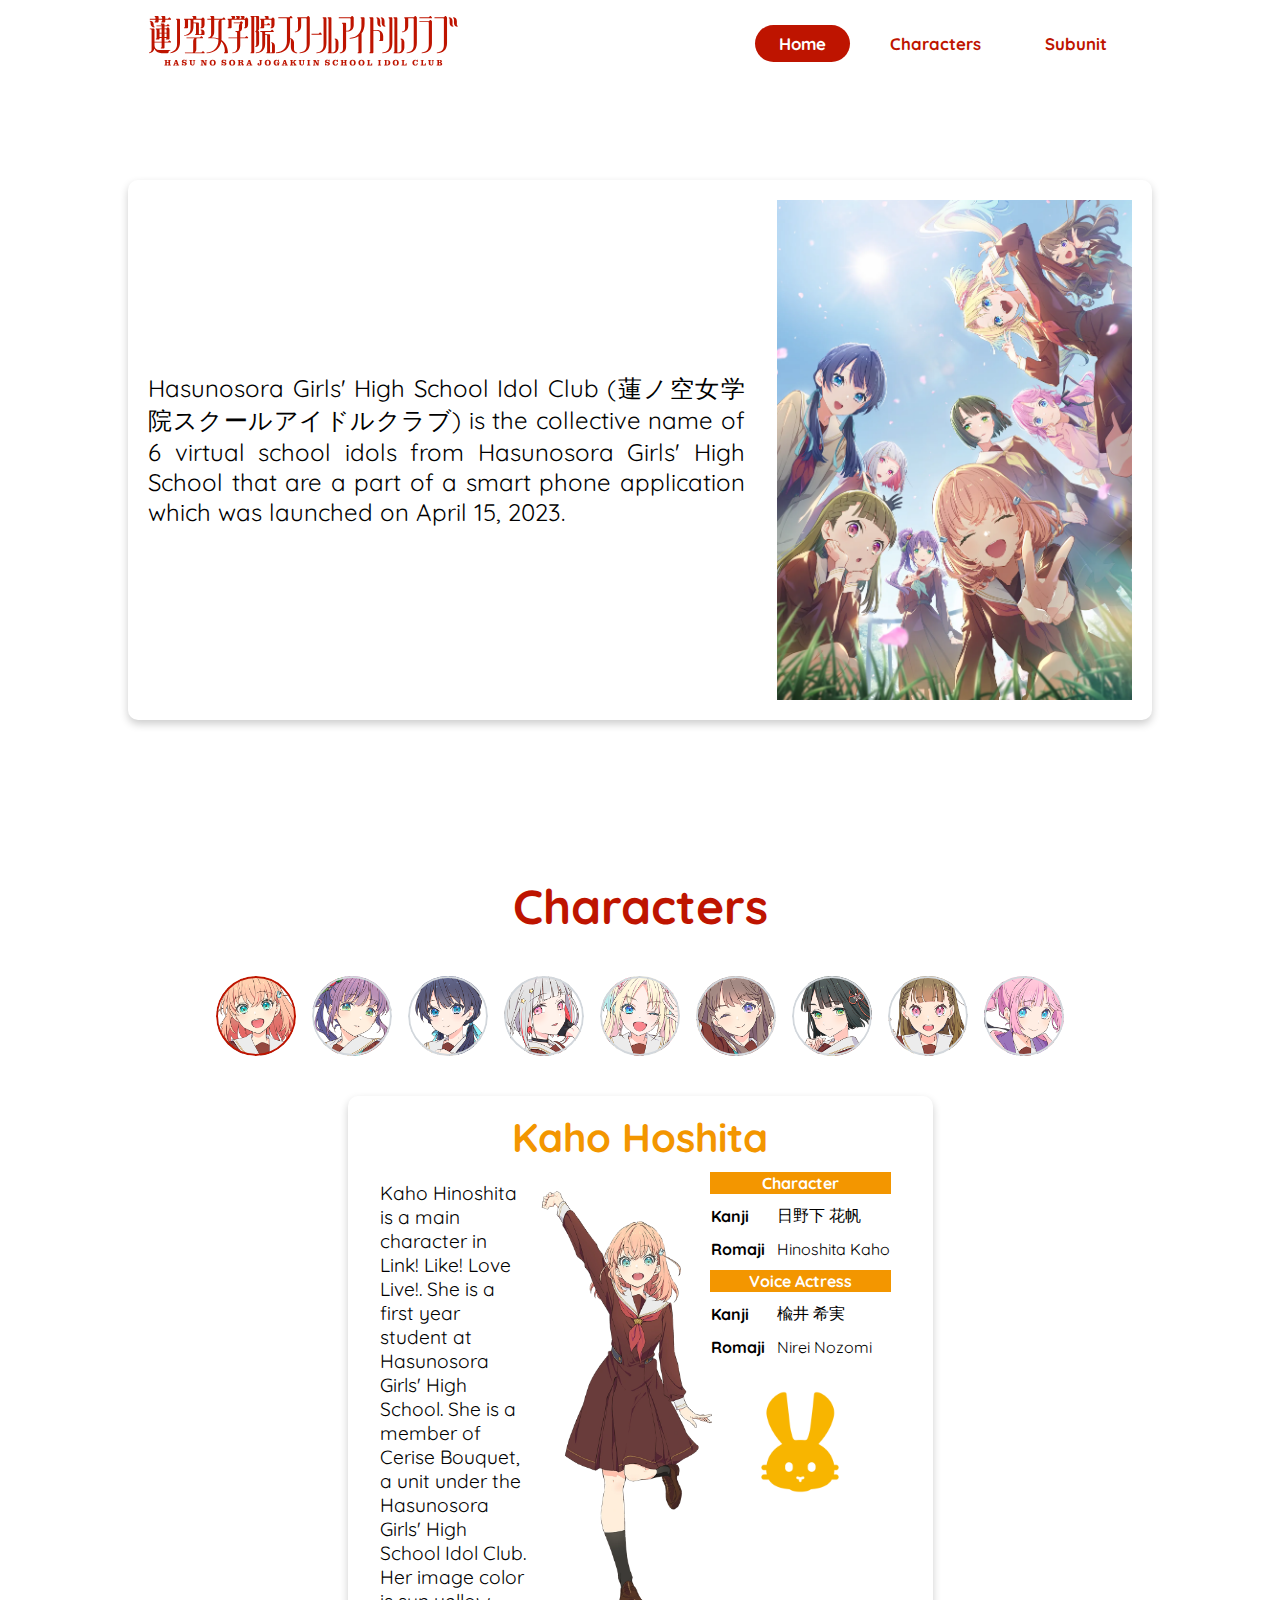
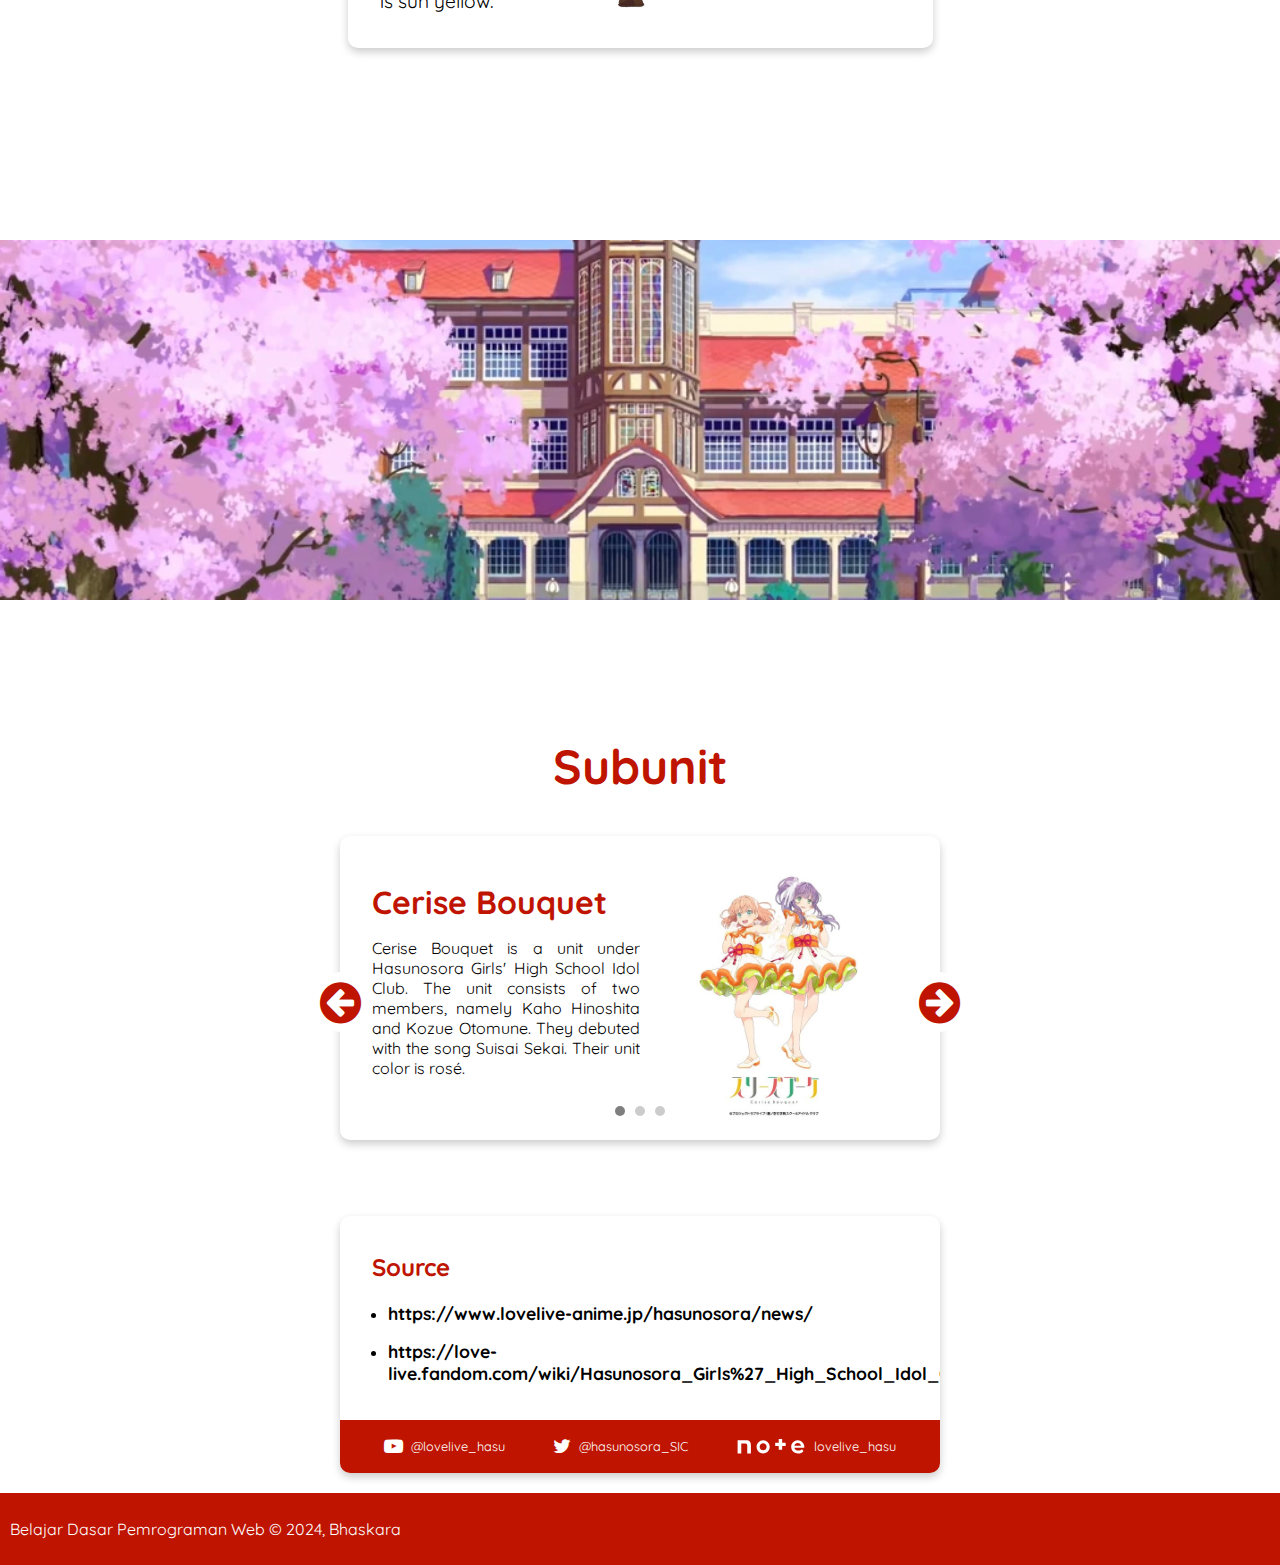
<file: index.html>
<!DOCTYPE html>
<html lang="en">

<head>
    <meta charset="UTF-8">
    <meta name="viewport" content="width=device-width, initial-scale=1.0">
    <title>Love Live</title>

    <!-- My Own CSS -->
    <link rel="stylesheet" href="assets/css/app.css">

    <!-- Google Fonts -->
    <link rel="preconnect" href="https://fonts.googleapis.com">
    <link rel="preconnect" href="https://fonts.gstatic.com" crossorigin>
    <link href="https://fonts.googleapis.com/css2?family=Quicksand:wght@300;700&display=swap" rel="stylesheet">
    <link rel="stylesheet" href="https://cdnjs.cloudflare.com/ajax/libs/font-awesome/4.7.0/css/font-awesome.min.css">
</head>

<body>

    <!-- Navigation Bar -->
    <header class="navbar-container">
        <div class="logo"><img src="assets/img/hd_logo.svg" alt="Hasu no Sora"></div>

        <nav class="nav-list" id="nav-list">
            <ul>
                <li><a href="#" class="active">Home</a></li>
                <li><a href="#characters">Characters</a></li>
                <li><a href="#subunit">Subunit</a></li>
                <!-- <li><a href="#">Source</a></li> -->
            </ul>
        </nav>
        <nav class="nav-list-hamburger" id="hamburger">
            <span></span>
            <span></span>
            <span></span>
        </nav>
    </header>

    <main>
        <div class="content">
            <!-- About -->
            <article id="about" class="card">
                <p>Hasunosora Girls' High School Idol Club (蓮ノ空女学院スクールアイドルクラブ) is the collective name of 6
                    virtual school idols from Hasunosora Girls' High School that are a part of a smart phone
                    application
                    which was launched on April 15, 2023.</p>
                <img src="assets/img/main_kv.webp" alt="Hasu no Sora Key Visual">
            </article>

            <!-- Characters -->
            <div class="container">
                <article id="characters" class="">
                    <div id="character-list">
                        <h2>Characters</h2>
                        <ul>
                            <li class="active" id="list-kaho-hoshita">
                                <img src="assets/img/thumb/01_thumb.png" alt="Kaho Hinoshita">
                            </li>
                            <li id="list-kozue-otomune">
                                <img src="assets/img/thumb/03_thumb.png" alt="Kozue Otomune">
                            </li>
                            <li id="list-sayaka-murano">
                                <img src="assets/img/thumb/02_thumb.png" alt="Kaho Hinoshita">
                            </li>
                            <li id="list-tsuzuri-yugiri"> <img src="assets/img/thumb/04_thumb.png" alt="Kaho Hinoshita">
                            </li>
                            <li id="list-rurino-osawa"> <img src="assets/img/thumb/05_thumb.png" alt="Kaho Hinoshita">
                            </li>
                            <li id="list-megumi-fujishima"> <img src="assets/img/thumb/06_thumb.png"
                                    alt="Kaho Hinoshita">
                            </li>
                            <li id="list-ginko-momose"> <img src="assets/img/thumb/07_thumb.png" alt="Kaho Hinoshita">
                            </li>
                            <li id="list-kosuzu-kachimachi"> <img src="assets/img/thumb/08_thumb.png"
                                    alt="Kaho Hinoshita">
                            </li>
                            <li id="list-hime-anyoji"> <img src="assets/img/thumb/09_thumb.png" alt="Kaho Hinoshita">
                            </li>

                        </ul>
                    </div>

                    <div id="character-card">
                        <!-- Kaho -->
                        <div id="kaho-hoshita" class="card active">
                            <h5 class="title">Kaho Hoshita</h5>

                            <div class="detail-character">
                                <div class="main-content fadeInLeft">
                                    <p>Kaho Hinoshita is a main character in Link! Like! Love Live!. She is a first year
                                        student
                                        at
                                        Hasunosora Girls' High School. She is a member of Cerise Bouquet, a unit under
                                        the
                                        Hasunosora
                                        Girls' High School Idol Club. Her image color is sun yellow.</p>
                                    <img src="assets/img/Kaho_Hinoshita.webp" alt="Kaho Hinoshita">
                                </div>

                                <div class="side-content fadeInRight">
                                    <table>
                                        <tr>
                                            <th colspan="2" class="table-header">
                                                Character</th>
                                        </tr>
                                        <tr>
                                            <th>Kanji</th>
                                            <td>日野下 花帆</td>
                                        </tr>
                                        <tr>
                                            <th>Romaji</th>
                                            <td>
                                                Hinoshita Kaho</td>
                                        </tr>
                                        <tr>
                                            <th colspan="2" class="table-header">
                                                Voice Actress</th>
                                        </tr>
                                        <tr>
                                            <th>Kanji</th>
                                            <td>楡井 希実</td>
                                        </tr>
                                        <tr>
                                            <th>Romaji</th>
                                            <td>Nirei Nozomi</td>
                                        </tr>
                                    </table>

                                    <img src="assets/img/Kaho_Logo.webp" alt="Kaho Logo">
                                </div>
                            </div>

                            <!-- <button>See Detail</button> -->
                        </div>

                        <!-- Kozue -->
                        <div id="kozue-otomune" class="card ">
                            <h5 class="title">Kozue Otomune</h5>
                            <div class="main-content fadeInLeft">
                                <p>Kozue Otomune is a main character in Link! Like! Love Live!. She is a second year
                                    student
                                    at
                                    Hasunosora Girls' High School. She is a member of Cerise Bouquet, a unit under the
                                    Hasunosora Girls' High School Idol Club. Her image color is mermaid green.</p>
                                <img src="assets/img/Kozue_Otomune.webp" alt="Kozue Otomune">
                            </div>

                            <div class="side-content fadeInRight">
                                <table>
                                    <tr>
                                        <th colspan="2" class="table-header">
                                            Character</th>
                                    </tr>
                                    <tr>
                                        <th>Kanji</th>
                                        <td>乙宗 梢</td>
                                    </tr>
                                    <tr>
                                        <th>Romaji</th>
                                        <td>
                                            Otomune Kozue</td>
                                    </tr>
                                    <tr>
                                        <th colspan="2" class="table-header">
                                            Voice Actress</th>
                                    </tr>
                                    <tr>
                                        <th>Kanji</th>
                                        <td>
                                            花宮 初奈</td>
                                    </tr>
                                    <tr>
                                        <th>Romaji</th>
                                        <td>Hanamiya Nina</td>
                                    </tr>
                                </table>

                                <img src="assets/img/Kozue_Logo.webp" alt="Kozue Logo">
                            </div>

                            <!-- <button>See Detail</button> -->
                        </div>

                        <!-- Sayaka -->
                        <div id="sayaka-murano" class="card">
                            <h5 class="title">Sayaka Murano</h5>
                            <div class="main-content fadeInLeft">
                                <p>Sayaka Murano is a main character in Link! Like! Love Live!. She is a first year
                                    student
                                    at
                                    Hasunosora Girls' High School. She is a member of DOLLCHESTRA, a unit under the
                                    Hasunosora
                                    Girls' High School Idol Club. Her image color is ice blue.</p>
                                <img src="assets/img/Sayaka_Murano.webp" alt="Sayaka Murano">
                            </div>

                            <div class="side-content fadeInRight">
                                <table>
                                    <tr>
                                        <th colspan="2" class="table-header">
                                            Character</th>
                                    </tr>
                                    <tr>
                                        <th>Kanji</th>
                                        <td>村野 さやか</td>
                                    </tr>
                                    <tr>
                                        <th>Romaji</th>
                                        <td> Sayaka Murano</td>
                                    </tr>
                                    <tr>
                                        <th colspan="2" class="table-header">
                                            Voice Actress</th>
                                    </tr>
                                    <tr>
                                        <th>Kanji</th>
                                        <td>野中 ここな</td>
                                    </tr>
                                    <tr>
                                        <th>Romaji</th>
                                        <td>
                                            Nonaka Kokona</td>
                                    </tr>
                                </table>

                                <img src="assets/img/Sayaka_Logo.webp" alt="Sayaka Logo">
                            </div>

                            <!-- <button>See Detail</button> -->
                        </div>

                        <!-- Tsuzuri -->
                        <div id="tsuzuri-yugiri" class="card">
                            <h5 class="title">Tsuzuri Yugiri</h5>
                            <div class="main-content fadeInLeft">
                                <p>Tsuzuri Yugiri is a main character in Link! Like! Love Live!. She is a second year
                                    student at
                                    Hasunosora Girls' High School. She is a member of DOLLCHESTRA, a unit under the
                                    Hasunosora
                                    Girls' High School Idol Club. Her image color is my red.</p>
                                <img src="assets/img/Tsuzuri_Yugiri.webp" alt="Tsuzuri Yugiri">
                            </div>

                            <div class="side-content fadeInRight">
                                <table>
                                    <tr>
                                        <th colspan="2" class="table-header">
                                            Character</th>
                                    </tr>
                                    <tr>
                                        <th>Kanji</th>
                                        <td>夕霧 綴理</td>
                                    </tr>
                                    <tr>
                                        <th>Romaji</th>
                                        <td>Yugiri Tsuzuri</td>
                                    </tr>
                                    <tr>
                                        <th colspan="2" class="table-header">
                                            Voice Actress</th>
                                    </tr>
                                    <tr>
                                        <th>Kanji</th>
                                        <td>佐々木 琴子</td>
                                    </tr>
                                    <tr>
                                        <th>Romaji</th>
                                        <td>Sasaki Kotoko</td>
                                    </tr>
                                </table>

                                <img src="assets/img/Tsuzuri_Logo.webp" alt="Tsuzuri Logo">
                            </div>

                            <!-- <button>See Detail</button> -->
                        </div>

                        <!-- Rurino -->
                        <div id="rurino-osawa" class="card">
                            <h5 class="title">Rurino Osawa</h5>
                            <div class="main-content fadeInLeft">
                                <p>Rurino Osawa is a main character in Link! Like! Love Live!. She is a first year
                                    student
                                    at
                                    Hasunosora Girls' High School. She is a member of Mira-Cra Park!, a unit under the
                                    Hasunosora Girls' High School Idol Club. Her image color is ruri pink.</p>
                                <img src="assets/img/Rurino_Osawa.webp" alt="Rurino Osawa">
                            </div>

                            <div class="side-content fadeInRight">
                                <table>
                                    <tr>
                                        <th colspan="2" class="table-header">
                                            Character</th>
                                    </tr>
                                    <tr>
                                        <th>Kanji</th>
                                        <td>大沢 瑠璃乃</td>
                                    </tr>
                                    <tr>
                                        <th>Romaji</th>
                                        <td>Osawa Rurino</td>
                                    </tr>
                                    <tr>
                                        <th colspan="2" class="table-header">
                                            Voice Actress</th>
                                    </tr>
                                    <tr>
                                        <th>Kanji</th>
                                        <td>菅 叶和</td>
                                    </tr>
                                    <tr>
                                        <th>Romaji</th>
                                        <td>
                                            Kan Kanna</td>
                                    </tr>
                                </table>

                                <img src="assets/img/Rurino_Logo.webp" alt="Rurino Logo">
                            </div>

                            <!-- <button>See Detail</button> -->
                        </div>

                        <!-- Fujishima Megumi -->
                        <div id="megumi-fujishima" class="card">
                            <h5 class="title">Megumi Fujishima</h5>
                            <div class="main-content fadeInLeft">
                                <p>Megumi Fujishima is a main character in Link! Like! Love Live!. She is a second year
                                    student
                                    at Hasunosora Girls' High School. She is a member of Mira-Cra Park!, a unit under
                                    the
                                    Hasunosora Girls' High School Idol Club. Her image color is angel white.</p>
                                <img src="assets/img/Megumi_Fujishima.webp" alt="Megumi Fujishima">
                            </div>

                            <div class="side-content fadeInRight">
                                <table>
                                    <tr>
                                        <th colspan="2" class="table-header"> Character</th>
                                    </tr>
                                    <tr>
                                        <th>Kanji</th>
                                        <td>藤島 慈</td>
                                    </tr>
                                    <tr>
                                        <th>Romaji</th>
                                        <td> Fujishima Megumi</td>
                                    </tr>
                                    <tr>
                                        <th colspan="2" class="table-header"> Voice Actress</th>
                                    </tr>
                                    <tr>
                                        <th>Kanji</th>
                                        <td>月音 こな</td>
                                    </tr>
                                    <tr>
                                        <th>Romaji</th>
                                        <td> Tsukine Kona</td>
                                    </tr>
                                </table>

                                <img src="assets/img/Megumi_Logo.webp" alt="Megumi Logo">
                            </div>

                            <!-- <button>See Detail</button> -->
                        </div>


                        <!-- Ginko Momose -->
                        <div id="ginko-momose" class="card">
                            <h5 class="title">Ginko Momose</h5>

                            <div class="main-content fadeInLeft">
                                <p>Ginko Momose is a main character in Link! Like! Love Live!. She is currently a first
                                    year
                                    student at Hasunosora Girls' High School. She is a member of Cerise Bouquet, a unit
                                    under the Hasunosora Girls' High School Idol Club.</p>
                                <img src="assets/img/Ginko_Momose_2024.webp" alt="Ginko Momose">
                            </div>

                            <div class="side-content fadeInRight">
                                <table>
                                    <tr>
                                        <th colspan="2" class="table-header"> Character</th>
                                    </tr>
                                    <tr>
                                        <th>Kanji</th>
                                        <td>百生 吟子</td>
                                    </tr>
                                    <tr>
                                        <th>Romaji</th>
                                        <td>Momose Ginko</td>
                                    </tr>
                                    <tr>
                                        <th colspan="2" class="table-header"> Voice Actress</th>
                                    </tr>
                                    <tr>
                                        <th>Kanji</th>
                                        <td>櫻井陽菜</td>
                                    </tr>
                                    <tr>
                                        <th>Romaji</th>
                                        <td>
                                            Sakurai Hina</td>
                                    </tr>
                                </table>

                                <img src="assets/img/Ginko_Momose_Logo.webp" alt="Ginko Logo">
                            </div>

                            <!-- <button>See Detail</button> -->
                        </div>

                        <!-- Kosuzu Kachimachi -->
                        <div id="kosuzu-kachimachi" class="card">
                            <h5 class="title">Kosuzu Kachimachi</h5>
                            <div class="main-content fadeInLeft">
                                <p>Kosuzu Kachimachi is a main character in Link! Like! Love Live!. She is currently a
                                    first
                                    year student at Hasunosora Girls' High School. She is a member of DOLLCHESTRA, a
                                    unit
                                    under the Hasunosora Girls' High School Idol Club.</p>
                                <img src="assets/img/Kosuzu_Kachimachi_2024.webp" alt="Kosuzu Kachimachi">
                            </div>

                            <div class="side-content fadeInRight">
                                <table>
                                    <tr>
                                        <th colspan="2" class="table-header"> Character</th>
                                    </tr>
                                    <tr>
                                        <th>Kanji</th>
                                        <td>徒町 小鈴</td>
                                    </tr>
                                    <tr>
                                        <th>Romaji</th>
                                        <td>Kachimachi Kosuzu</td>
                                    </tr>
                                    <tr>
                                        <th colspan="2" class="table-header"> Voice Actress</th>
                                    </tr>
                                    <tr>
                                        <th>Kanji</th>
                                        <td>葉山風花</td>
                                    </tr>
                                    <tr>
                                        <th>Romaji</th>
                                        <td>
                                            Hayama Fuka</td>
                                    </tr>
                                </table>

                                <img src="assets/img/Kosuzu_Kachimachi_Logo.webp" alt="Kosuzu Logo">
                            </div>

                            <!-- <button>See Detail</button> -->
                        </div>

                        <!-- Hime Anyoji -->
                        <div id="hime-anyoji" class="card">
                            <h5 class="title">Hime Anyoji</h5>
                            <div class="main-content fadeInLeft">
                                <p>Hime Anyoji is a main character in Link! Like! Love Live!. She is currently a first
                                    year
                                    student at Hasunosora Girls' High School. She is a member of Mira-Cra Park!, a unit
                                    under the Hasunosora Girls' High School Idol Club.</p>
                                <img src="assets/img/Hime_Anyoji_2024.webp" alt="Kosuzu Kachimachi">
                            </div>

                            <div class="side-content fadeInRight">
                                <table>
                                    <tr>
                                        <th colspan="2" class="table-header"> Character</th>
                                    </tr>
                                    <tr>
                                        <th>Kanji</th>
                                        <td>安養寺 姫芽</td>
                                    </tr>
                                    <tr>
                                        <th>Romaji</th>
                                        <td>Anyoji Hime</td>
                                    </tr>
                                    <tr>
                                        <th colspan="2" class="table-header"> Voice Actress</th>
                                    </tr>
                                    <tr>
                                        <th>Kanji</th>
                                        <td>
                                            来栖りん</td>
                                    </tr>
                                    <tr>
                                        <th>Romaji</th>
                                        <td>Rin Kurusu</td>
                                    </tr>
                                </table>

                                <img src="assets/img/Hime_Anyoji_Logo.webp" alt="Kosuzu Logo">
                            </div>

                            <!-- <button>See Detail</button> -->
                        </div>

                    </div>

                </article>
            </div>

            <!-- Gap -->
            <div class="school-bg">
            </div>

            <!-- Subunit -->
            <div class="container">
                <article id="subunit" class="">
                    <h2>Subunit</h2>

                    <div class="carousel">
                        <!-- Cerise Bouquet -->
                        <div class="subunit-list card fadeIn" id="cerise-bouquet">
                            <div class="main-content fadeInLeft">
                                <h5 class="title">Cerise Bouquet</h5>
                                <p>Cerise Bouquet is a unit under Hasunosora Girls' High School Idol Club. The unit
                                    consists
                                    of
                                    two members, namely Kaho Hinoshita and Kozue Otomune. They debuted with the song
                                    Suisai
                                    Sekai. Their unit color is rosé.</p>
                            </div>
                            <div class="img-container">
                                <img src="assets/img/Cerise_Bouquet.webp" alt="Cerise Bouquet">
                            </div>
                        </div>
                        <!-- Cerise Bouquet -->
                        <div class="subunit-list card fadeIn" id="dollchestra">
                            <div class="main-content fadeInLeft">
                                <h5 class="title">Dollchestra</h5>
                                <p>DOLLCHESTRA is a unit under Hasunosora Girls' High School Idol Club. The unit
                                    consists of three members, namely Sayaka Murano, Tsuzuri Yugiri and Kosuzu
                                    Kachimachi. They debuted with the song AWOKE. Their unit color is blue.</p>
                            </div>
                            <div class="img-container">
                                <img src="assets/img/DOLLCHESTRA.webp" alt="Dollchestra">
                            </div>
                        </div>
                        <!-- Cerise Bouquet -->
                        <div class="subunit-list card fadeIn" id="mira-cra_park">
                            <div class="main-content fadeInLeft">
                                <h5 class="title">Mira-Cra Park!</h5>
                                <p>Mira-Cra Park! is a unit under Hasunosora Girls' High School Idol Club. The unit
                                    consists of three members, namely Rurino Osawa, Megumi Fujishima and Hime Anyoji.
                                    They debuted with the song Do! Do! Do!. Their unit color is yellow.</p>
                            </div>
                            <div class="img-container">
                                <img src="assets/img/Mira-Cra_Park.webp" alt="Mira-Cra Park!">
                            </div>
                        </div>


                        <!-- <div class="carousel__nav">
                            <span class="carousel__button carousel__button--selected"></span>
                            <span class="carousel__button "></span>
                            <span class="carousel__button"></span>
                        </div> -->

                        <div class="carousel__nav__arrow">
                            <span class="carousel__nav__arrow_left"><i class="fa fa-arrow-circle-left"></i></span>
                            <span class="carousel__nav__arrow_right"><i class="fa fa-arrow-circle-right"></i></span>
                        </div>
                    </div>



                </article>


            </div>

        </div>

        <aside class="">
            <section id="source">
                <div class="main">
                    <h2>Source</h2>
                    <ul>
                        <li><a href="https://www.lovelive-anime.jp/hasunosora/news/"
                                target="_blank">https://www.lovelive-anime.jp/hasunosora/news/</a>
                        </li>
                        <li><a href="https://love-live.fandom.com/wiki/Hasunosora_Girls%27_High_School_Idol_Club"
                                target="_blank">https://love-live.fandom.com/wiki/Hasunosora_Girls%27_High_School_Idol_Club</a>
                        </li>
                    </ul>
                </div>


                <div id="gambar">
                    <img src="assets/img/main_kv.webp" alt="Hasu no Sora Key Visual">
                </div>
            </section>
            <section id="social-media">
                <ul>
                    <li><a href="https://www.youtube.com/@lovelive_hasu" target="_blank">
                            <i class="fa fa-youtube-play"></i> <span>@lovelive_hasu</span>
                        </a></li>
                    <li><a href="https://twitter.com/hasunosora_SIC" target="_blank"><i
                                class=" fa fa-twitter"></i><span>@hasunosora_SIC</span></a></li>
                    <li><a href="https://note.com/lovelive_hasu" target="_blank"><svg width="70" height="15"
                                viewBox="0 0 98 22" fill="none" xmlns="http://www.w3.org/2000/svg">
                                <path
                                    d="M60.3377 0.0205078H65.3607V5.41256H70.5272V10.128H65.3607V15.7251H60.3377V10.128H55.1711V5.41256H60.3377V0.0205078Z"
                                    fill="black"></path>
                                <path fill-rule="evenodd" clip-rule="evenodd"
                                    d="M27.8419 11.5017C27.8419 6.15065 32.1678 1.8042 37.4778 1.8042C42.7879 1.8042 47.1138 6.15065 47.1138 11.5017C47.1138 16.8527 42.7879 21.1992 37.4778 21.1992C32.1678 21.1992 27.8419 16.8527 27.8419 11.5017ZM32.4343 11.4812C32.4343 14.29 34.6896 16.5657 37.4778 16.5657C40.2661 16.5657 42.5214 14.3105 42.5214 11.4812C42.5214 8.67241 40.2661 6.39667 37.4778 6.39667C34.6896 6.39667 32.4343 8.67241 32.4343 11.4812Z"
                                    fill="black"></path>
                                <path
                                    d="M4.87829 1.90517C7.57364 1.85514 10.3765 1.80312 12.6293 1.86569C17.5908 1.98871 19.4565 4.14143 19.5385 9.49247C19.6 12.5063 19.5385 21.1582 19.5385 21.1582H14.167C14.167 17.9452 14.1743 15.8712 14.1797 14.3661C14.187 12.3278 14.1905 11.332 14.167 9.96402C14.1054 7.87281 13.5109 6.8682 11.8912 6.68368C10.169 6.47866 5.39206 6.64268 5.39206 6.64268V21.1582H0.0205078V1.9682C1.48206 1.9682 3.15828 1.93709 4.87829 1.90517Z"
                                    fill="black"></path>
                                <path fill-rule="evenodd" clip-rule="evenodd"
                                    d="M97.877 11.5017C97.877 6.15065 93.5511 1.8042 88.241 1.8042C82.931 1.8042 78.605 6.15065 78.605 11.5017C78.605 14.6385 80.0402 17.3243 82.2749 19.108C83.8331 20.3381 86.0063 21.1992 88.9176 21.1992C90.3322 21.1992 94.0021 20.8096 96.6469 17.8778L94.4736 14.9665C93.5511 15.7866 91.2343 16.9347 89.3891 16.9347C87.0519 16.9347 85.6373 16.4837 84.6122 15.5201C83.9766 14.946 83.5255 14.0645 83.3205 12.9778H97.7335C97.8155 12.4858 97.877 12.0142 97.877 11.5017ZM83.3615 9.73851C83.8946 7.46278 85.4937 5.78161 88.2205 5.78161C91.0703 5.78161 92.567 7.58579 93.059 9.73851H83.3615Z"
                                    fill="black"></path>
                            </svg>
                            <span>lovelive_hasu</span></a></li>
                </ul>
            </section>
        </aside>
    </main>

    <footer>
        <p>Belajar Dasar Pemrograman Web &#169; 2024, Bhaskara</p>
    </footer>

    <script src="assets/js/script.js"></script>
</body>

</html>
</file>
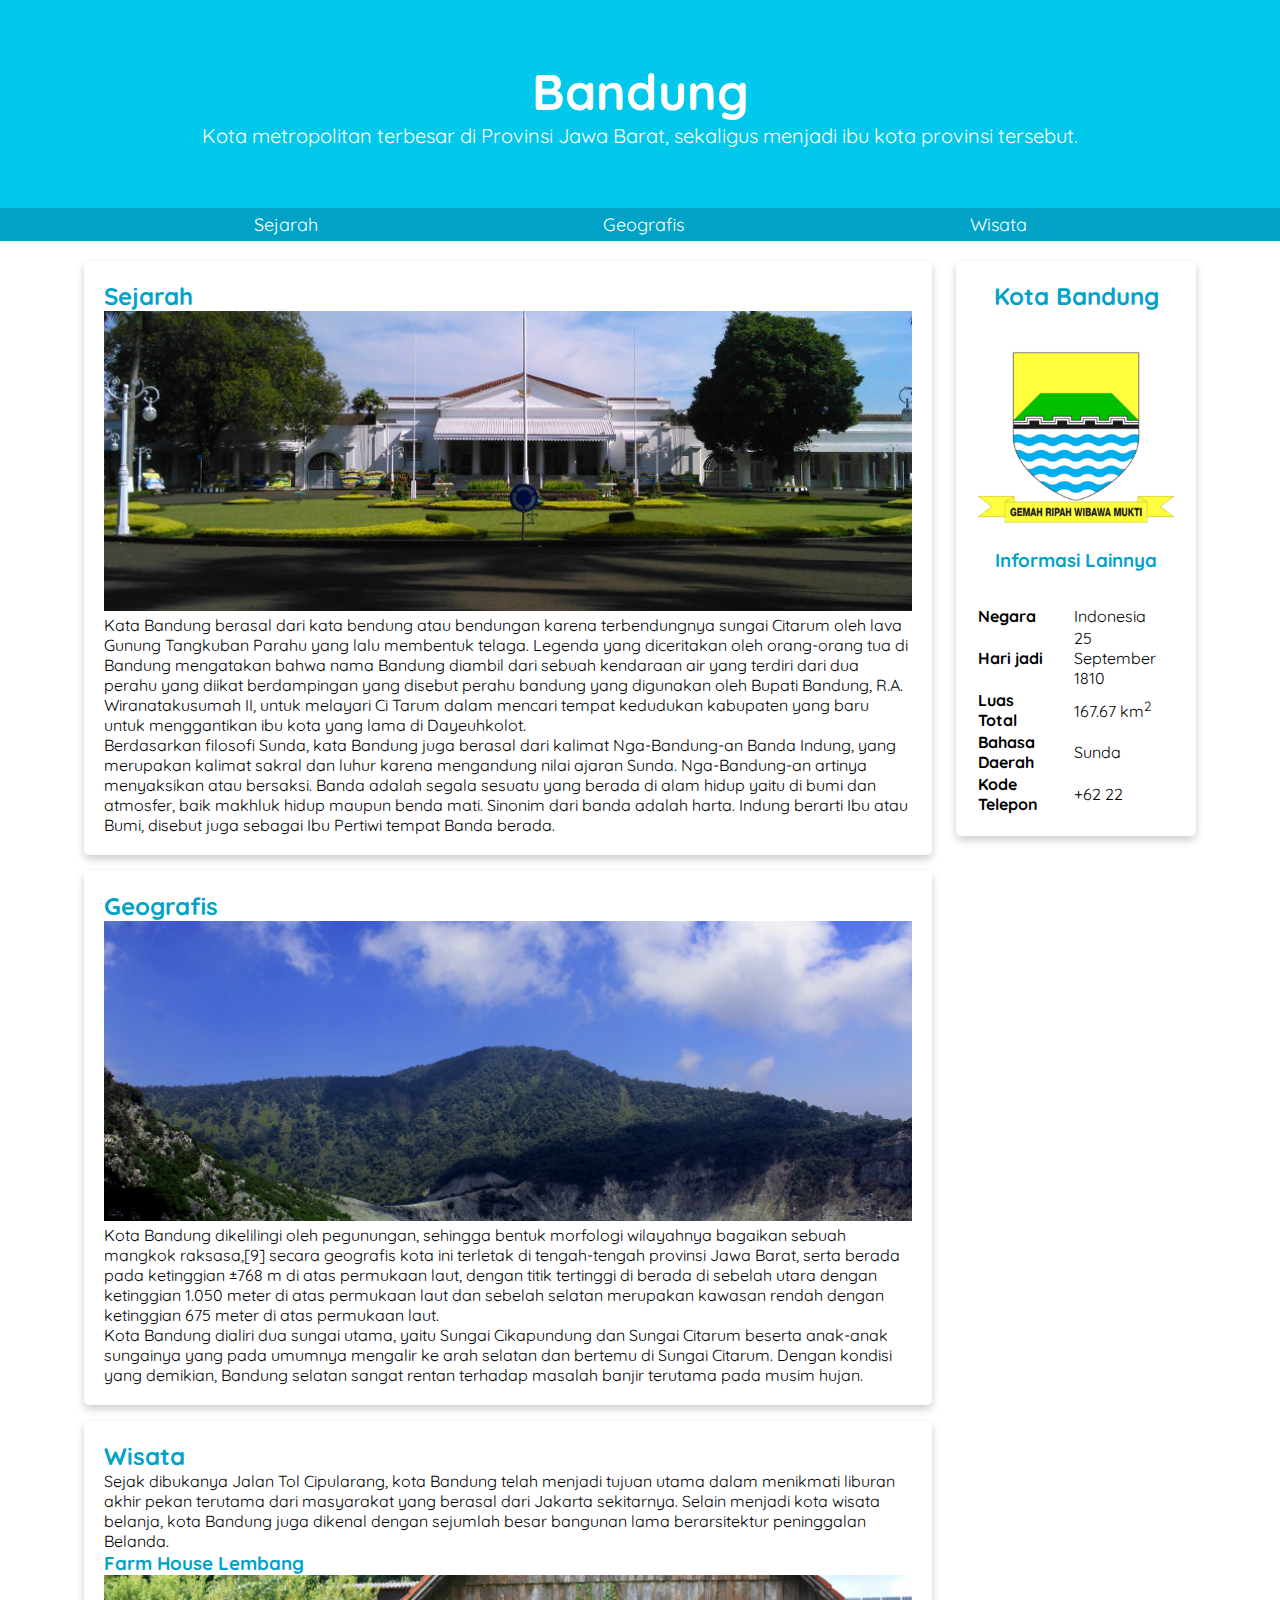
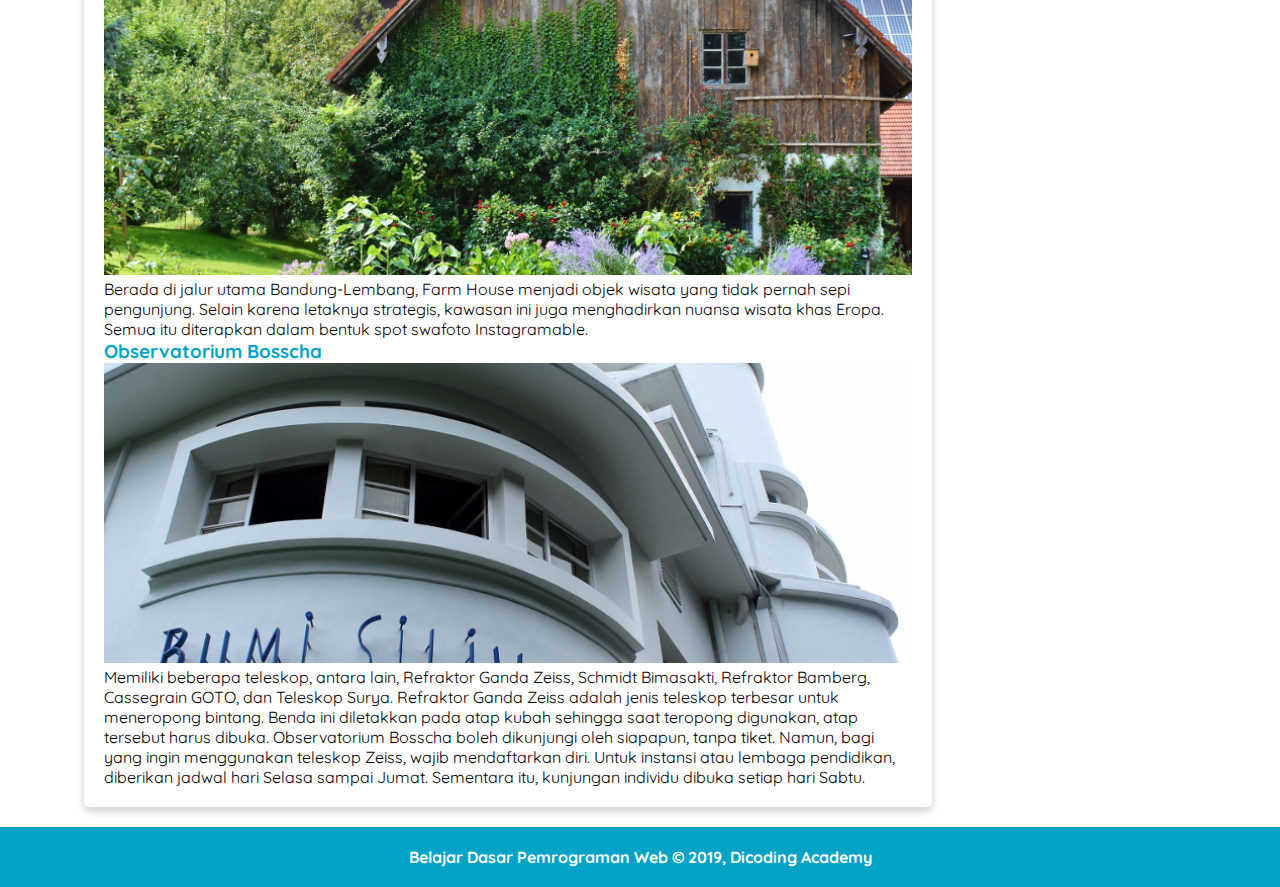
<file: halaman-profil-bandung/index.html>
<!DOCTYPE html>
<html>

<head>
  <meta charset="utf-8" />
  <meta name="viewport" content="width=device-width, initial-scale=1.0" />
  <title>Halaman Profil Bandung</title>

  <!-- My Own Styles -->
  <link rel="stylesheet" href="assets/styles/style.css">

  <!-- Google Fonts -->
  <link rel="preconnect" href="https://fonts.googleapis.com">
  <link rel="preconnect" href="https://fonts.gstatic.com" crossorigin>
  <link href="https://fonts.googleapis.com/css2?family=Quicksand:wght@300;700&display=swap" rel="stylesheet">
</head>

<body>
  <header>
    <div class="jumbotron">
      <h1>Bandung</h1>
      <p>
        Kota metropolitan terbesar di Provinsi Jawa Barat, sekaligus menjadi ibu kota provinsi
        tersebut.
      </p>
    </div>

    <nav>
      <ul>
        <li>
          <a href="#sejarah">Sejarah</a>
        </li>
        <li>
          <a href="#geografis">Geografis</a>
        </li>
        <li>
          <a href="#wisata">Wisata</a>
        </li>
      </ul>
    </nav>
  </header>

  <div class="container">
    <main>
      <!-- Konten artikel -->
      <div id="content">
        <article id="sejarah" class="card">
          <h2>Sejarah</h2>
          <img src="assets/image/history.jpg" alt="sejarah" class="featured-image" />
          <p>
            Kata Bandung berasal dari kata bendung atau bendungan karena terbendungnya sungai
            Citarum oleh lava Gunung Tangkuban Parahu yang lalu membentuk telaga. Legenda yang
            diceritakan oleh orang-orang tua di Bandung mengatakan bahwa nama Bandung diambil dari
            sebuah kendaraan air yang terdiri dari dua perahu yang diikat berdampingan yang disebut
            perahu bandung yang digunakan oleh Bupati Bandung, R.A. Wiranatakusumah II, untuk
            melayari Ci Tarum dalam mencari tempat kedudukan kabupaten yang baru untuk menggantikan
            ibu kota yang lama di Dayeuhkolot.
          </p>

          <p>
            Berdasarkan filosofi Sunda, kata Bandung juga berasal dari kalimat Nga-Bandung-an Banda
            Indung, yang merupakan kalimat sakral dan luhur karena mengandung nilai ajaran Sunda.
            Nga-Bandung-an artinya menyaksikan atau bersaksi. Banda adalah segala sesuatu yang
            berada di alam hidup yaitu di bumi dan atmosfer, baik makhluk hidup maupun benda mati.
            Sinonim dari banda adalah harta. Indung berarti Ibu atau Bumi, disebut juga sebagai Ibu
            Pertiwi tempat Banda berada.
          </p>
        </article>

        <article id="geografis" class="card">
          <h2>Geografis</h2>
          <img src="assets/image/geografis.jpg" alt="geografis" class="featured-image" />
          <p>
            Kota Bandung dikelilingi oleh pegunungan, sehingga bentuk morfologi wilayahnya bagaikan
            sebuah mangkok raksasa,[9] secara geografis kota ini terletak di tengah-tengah provinsi
            Jawa Barat, serta berada pada ketinggian ±768 m di atas permukaan laut, dengan titik
            tertinggi di berada di sebelah utara dengan ketinggian 1.050 meter di atas permukaan
            laut dan sebelah selatan merupakan kawasan rendah dengan ketinggian 675 meter di atas
            permukaan laut.
          </p>

          <p>
            Kota Bandung dialiri dua sungai utama, yaitu Sungai Cikapundung dan Sungai Citarum
            beserta anak-anak sungainya yang pada umumnya mengalir ke arah selatan dan bertemu di
            Sungai Citarum. Dengan kondisi yang demikian, Bandung selatan sangat rentan terhadap
            masalah banjir terutama pada musim hujan.
          </p>
        </article>

        <article id="wisata" class="card">
          <h2>Wisata</h2>
          <p>
            Sejak dibukanya Jalan Tol Cipularang, kota Bandung telah menjadi tujuan utama dalam
            menikmati liburan akhir pekan terutama dari masyarakat yang berasal dari Jakarta
            sekitarnya. Selain menjadi kota wisata belanja, kota Bandung juga dikenal dengan
            sejumlah besar bangunan lama berarsitektur peninggalan Belanda.
          </p>

          <section>
            <h3>Farm House Lembang</h3>
            <img src="assets/image/farm-house.jpg" alt="farm house" class="featured-image" />
            <p>
              Berada di jalur utama Bandung-Lembang, Farm House menjadi objek wisata yang tidak
              pernah sepi pengunjung. Selain karena letaknya strategis, kawasan ini juga
              menghadirkan nuansa wisata khas Eropa. Semua itu diterapkan dalam bentuk spot swafoto
              Instagramable.
            </p>
          </section>

          <section>
            <h3>Observatorium Bosscha</h3>
            <img src="assets/image/bosscha.jpg" alt="bosscha" class="featured-image" />
            <p>
              Memiliki beberapa teleskop, antara lain, Refraktor Ganda Zeiss, Schmidt Bimasakti,
              Refraktor Bamberg, Cassegrain GOTO, dan Teleskop Surya. Refraktor Ganda Zeiss adalah
              jenis teleskop terbesar untuk meneropong bintang. Benda ini diletakkan pada atap kubah
              sehingga saat teropong digunakan, atap tersebut harus dibuka. Observatorium Bosscha
              boleh dikunjungi oleh siapapun, tanpa tiket. Namun, bagi yang ingin menggunakan
              teleskop Zeiss, wajib mendaftarkan diri. Untuk instansi atau lembaga pendidikan,
              diberikan jadwal hari Selasa sampai Jumat. Sementara itu, kunjungan individu dibuka
              setiap hari Sabtu.
            </p>
          </section>
        </article>
      </div>

      <!-- Konten samping -->
      <aside>
        <article class="profile card">
          <header>
            <h2>Kota Bandung</h2>
            <p>Kota Kembang Paris van Java</p>
            <figure>
              <img src="assets/image/bandung-badge.png" />
              <figcaption>Lambang</figcaption>
            </figure>
          </header>
          <section>
            <h3>Informasi Lainnya</h3>

            <table>
              <tr>
                <th>Negara</th>
                <td>Indonesia</td>
              </tr>
              <tr>
                <th>Hari jadi</th>
                <td>25 September 1810</td>
              </tr>
              <tr>
                <th>Luas Total</th>
                <td>167.67 km<sup>2</sup></td>
              </tr>
              <tr>
                <th>Bahasa Daerah</th>
                <td>Sunda</td>
              </tr>
              <tr>
                <th>Kode Telepon</th>
                <td>+62 22</td>
              </tr>
            </table>
          </section>
        </article>
      </aside>
    </main>
  </div>

  <footer>
    <p>Belajar Dasar Pemrograman Web &#169; 2019, Dicoding Academy</p>
  </footer>

</body>

</html>
</file>
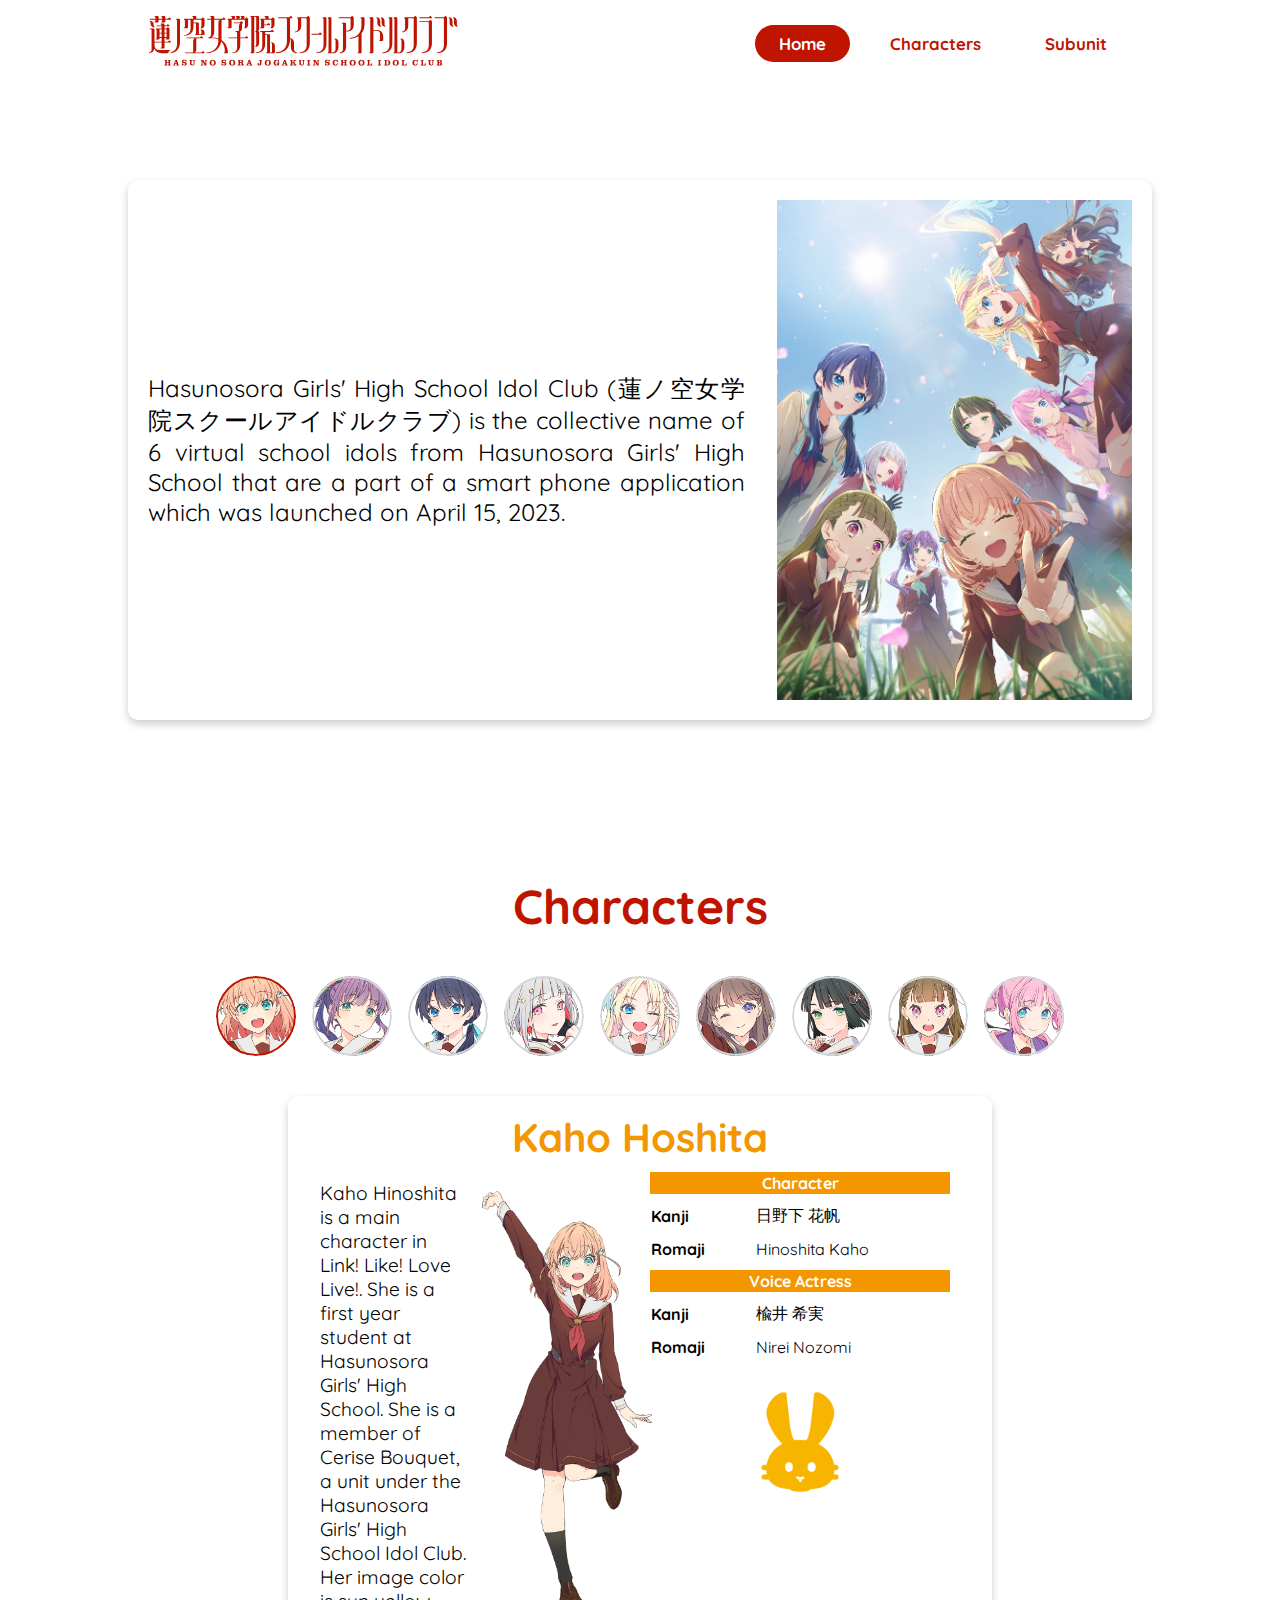
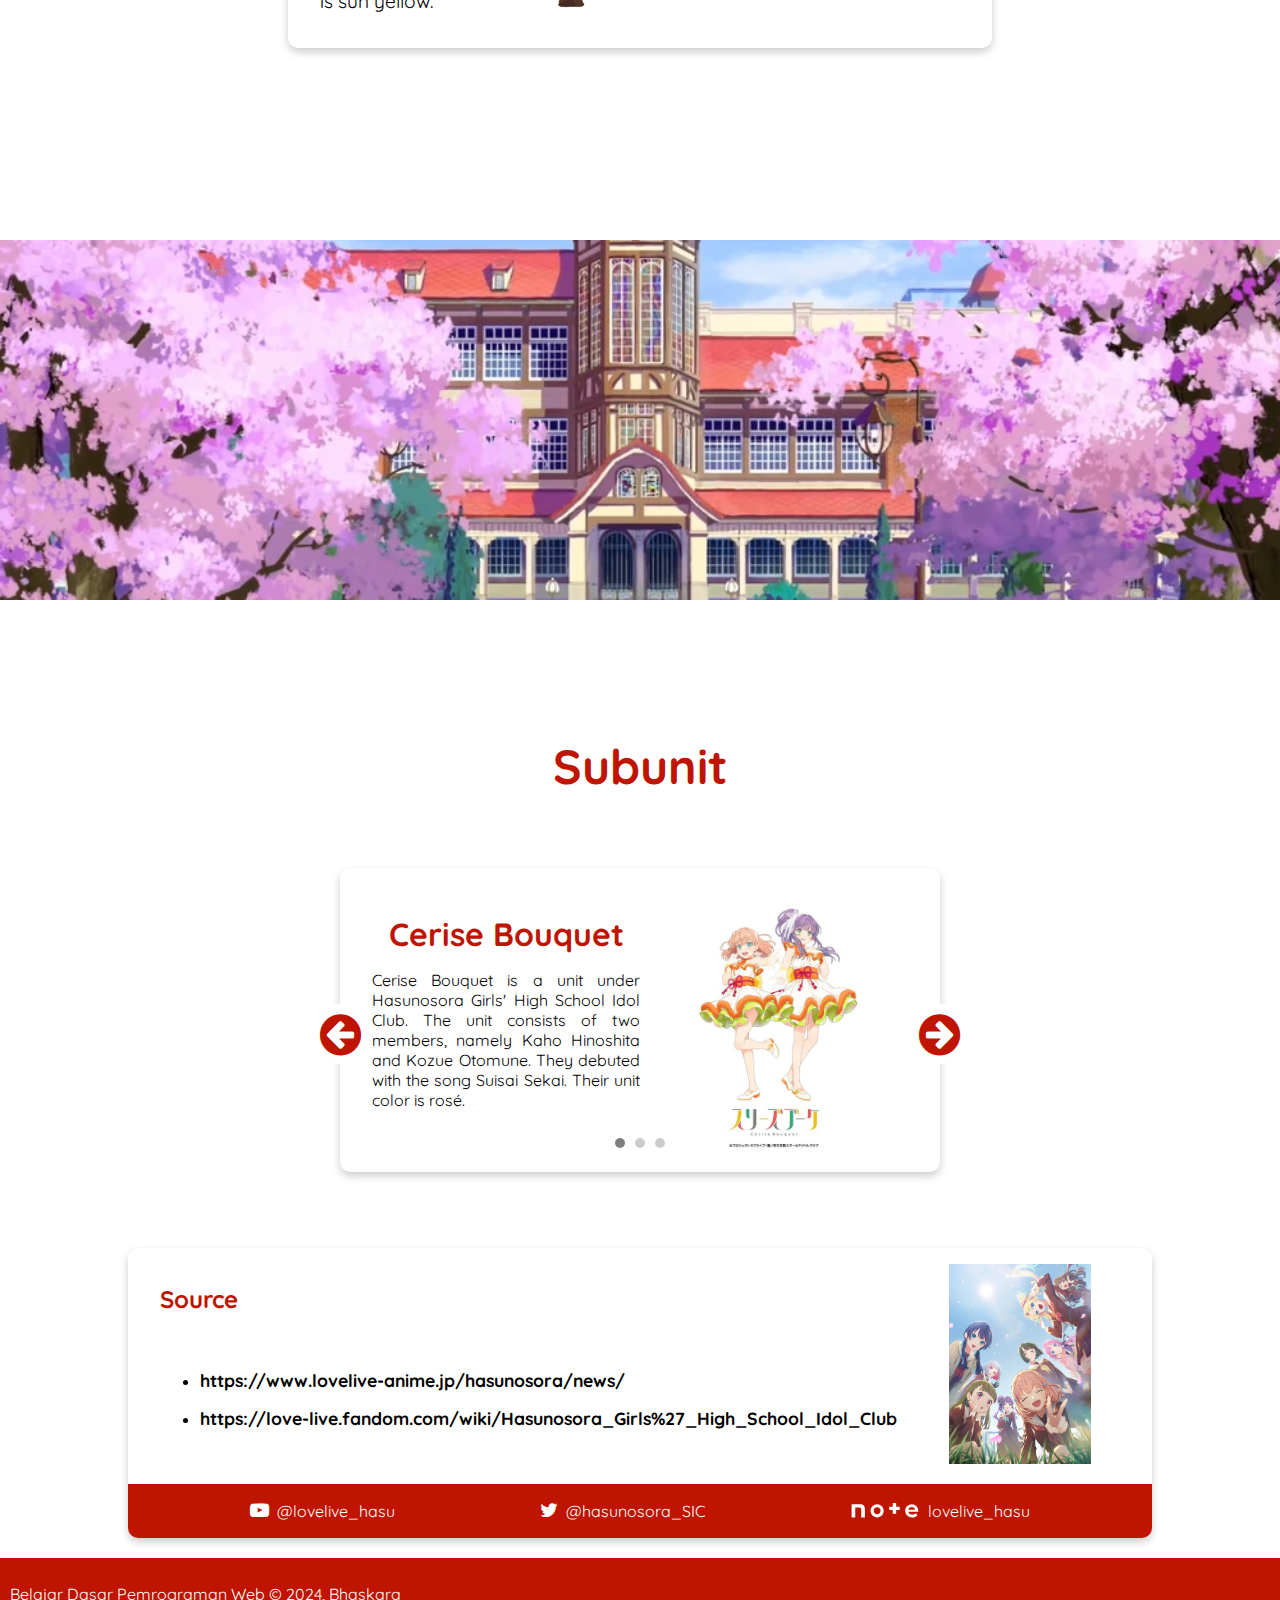
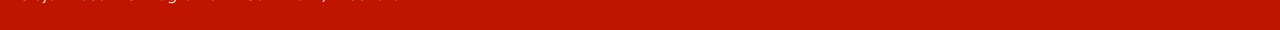
<file: landingPageBhaskara/index.html>
<!DOCTYPE html>
<html lang="en">

<head>
    <meta charset="UTF-8">
    <meta name="viewport" content="width=device-width, initial-scale=1.0">
    <title>Love Live</title>

    <!-- My Own CSS -->
    <link rel="stylesheet" href="assets/css/app.css">

    <!-- Google Fonts -->
    <link rel="preconnect" href="https://fonts.googleapis.com">
    <link rel="preconnect" href="https://fonts.gstatic.com" crossorigin>
    <link href="https://fonts.googleapis.com/css2?family=Quicksand:wght@300;700&display=swap" rel="stylesheet">
    <link rel="stylesheet" href="https://cdnjs.cloudflare.com/ajax/libs/font-awesome/4.7.0/css/font-awesome.min.css">
</head>

<body>

    <!-- Navigation Bar -->
    <header class="navbar-container">
        <div class="logo"><img src="assets/img/hd_logo.svg" alt="Hasu no Sora"></div>

        <nav class="nav-list" id="nav-list">
            <ul>
                <li><a href="#" class="active">Home</a></li>
                <li><a href="#characters">Characters</a></li>
                <li><a href="#subunit">Subunit</a></li>
                <!-- <li><a href="#">Source</a></li> -->
            </ul>
        </nav>
        <nav class="nav-list-hamburger" id="hamburger">
            <span></span>
            <span></span>
            <span></span>
        </nav>
    </header>

    <main>
        <div class="content">
            <!-- About -->
            <article id="about" class="card">
                <p>Hasunosora Girls' High School Idol Club (蓮ノ空女学院スクールアイドルクラブ) is the collective name of 6
                    virtual school idols from Hasunosora Girls' High School that are a part of a smart phone
                    application
                    which was launched on April 15, 2023.</p>
                <img src="assets/img/main_kv.webp" alt="Hasu no Sora Key Visual">
            </article>

            <!-- Characters -->
            <div class="container">
                <article id="characters" class="">
                    <div id="character-list">
                        <h2>Characters</h2>
                        <ul>
                            <li class="active" id="list-kaho-hoshita">
                                <img src="assets/img/thumb/01_thumb.png" alt="Kaho Hinoshita">
                            </li>
                            <li id="list-kozue-otomune">
                                <img src="assets/img/thumb/03_thumb.png" alt="Kozue Otomune">
                            </li>
                            <li id="list-sayaka-murano">
                                <img src="assets/img/thumb/02_thumb.png" alt="Kaho Hinoshita">
                            </li>
                            <li id="list-tsuzuri-yugiri"> <img src="assets/img/thumb/04_thumb.png" alt="Kaho Hinoshita">
                            </li>
                            <li id="list-rurino-osawa"> <img src="assets/img/thumb/05_thumb.png" alt="Kaho Hinoshita">
                            </li>
                            <li id="list-megumi-fujishima"> <img src="assets/img/thumb/06_thumb.png"
                                    alt="Kaho Hinoshita">
                            </li>
                            <li id="list-ginko-momose"> <img src="assets/img/thumb/07_thumb.png" alt="Kaho Hinoshita">
                            </li>
                            <li id="list-kosuzu-kachimachi"> <img src="assets/img/thumb/08_thumb.png"
                                    alt="Kaho Hinoshita">
                            </li>
                            <li id="list-hime-anyoji"> <img src="assets/img/thumb/09_thumb.png" alt="Kaho Hinoshita">
                            </li>

                        </ul>
                    </div>

                    <div id="character-card">
                        <!-- Kaho -->
                        <div id="kaho-hoshita" class="card active">
                            <h5 class="title">Kaho Hoshita</h5>
                            <div class="main-content fadeInLeft">
                                <p>Kaho Hinoshita is a main character in Link! Like! Love Live!. She is a first year
                                    student
                                    at
                                    Hasunosora Girls' High School. She is a member of Cerise Bouquet, a unit under the
                                    Hasunosora
                                    Girls' High School Idol Club. Her image color is sun yellow.</p>
                                <img src="assets/img/Kaho_Hinoshita.webp" alt="Kaho Hinoshita">
                            </div>

                            <div class="side-content fadeInRight">
                                <table>
                                    <tr>
                                        <th colspan="2" class="table-header">
                                            Character</th>
                                    </tr>
                                    <tr>
                                        <th>Kanji</th>
                                        <td>日野下 花帆</td>
                                    </tr>
                                    <tr>
                                        <th>Romaji</th>
                                        <td>
                                            Hinoshita Kaho</td>
                                    </tr>
                                    <tr>
                                        <th colspan="2" class="table-header">
                                            Voice Actress</th>
                                    </tr>
                                    <tr>
                                        <th>Kanji</th>
                                        <td>楡井 希実</td>
                                    </tr>
                                    <tr>
                                        <th>Romaji</th>
                                        <td>Nirei Nozomi</td>
                                    </tr>
                                </table>

                                <img src="assets/img/Kaho_Logo.webp" alt="Kaho Logo">
                            </div>

                            <!-- <button>See Detail</button> -->
                        </div>

                        <!-- Kozue -->
                        <div id="kozue-otomune" class="card ">
                            <h5 class="title">Kozue Otomune</h5>
                            <div class="main-content fadeInLeft">
                                <p>Kozue Otomune is a main character in Link! Like! Love Live!. She is a second year
                                    student
                                    at
                                    Hasunosora Girls' High School. She is a member of Cerise Bouquet, a unit under the
                                    Hasunosora Girls' High School Idol Club. Her image color is mermaid green.</p>
                                <img src="assets/img/Kozue_Otomune.webp" alt="Kozue Otomune">
                            </div>

                            <div class="side-content fadeInRight">
                                <table>
                                    <tr>
                                        <th colspan="2" class="table-header">
                                            Character</th>
                                    </tr>
                                    <tr>
                                        <th>Kanji</th>
                                        <td>乙宗 梢</td>
                                    </tr>
                                    <tr>
                                        <th>Romaji</th>
                                        <td>
                                            Otomune Kozue</td>
                                    </tr>
                                    <tr>
                                        <th colspan="2" class="table-header">
                                            Voice Actress</th>
                                    </tr>
                                    <tr>
                                        <th>Kanji</th>
                                        <td>
                                            花宮 初奈</td>
                                    </tr>
                                    <tr>
                                        <th>Romaji</th>
                                        <td>Hanamiya Nina</td>
                                    </tr>
                                </table>

                                <img src="assets/img/Kozue_Logo.webp" alt="Kozue Logo">
                            </div>

                            <!-- <button>See Detail</button> -->
                        </div>

                        <!-- Sayaka -->
                        <div id="sayaka-murano" class="card">
                            <h5 class="title">Sayaka Murano</h5>
                            <div class="main-content fadeInLeft">
                                <p>Sayaka Murano is a main character in Link! Like! Love Live!. She is a first year
                                    student
                                    at
                                    Hasunosora Girls' High School. She is a member of DOLLCHESTRA, a unit under the
                                    Hasunosora
                                    Girls' High School Idol Club. Her image color is ice blue.</p>
                                <img src="assets/img/Sayaka_Murano.webp" alt="Sayaka Murano">
                            </div>

                            <div class="side-content fadeInRight">
                                <table>
                                    <tr>
                                        <th colspan="2" class="table-header">
                                            Character</th>
                                    </tr>
                                    <tr>
                                        <th>Kanji</th>
                                        <td>村野 さやか</td>
                                    </tr>
                                    <tr>
                                        <th>Romaji</th>
                                        <td> Sayaka Murano</td>
                                    </tr>
                                    <tr>
                                        <th colspan="2" class="table-header">
                                            Voice Actress</th>
                                    </tr>
                                    <tr>
                                        <th>Kanji</th>
                                        <td>野中 ここな</td>
                                    </tr>
                                    <tr>
                                        <th>Romaji</th>
                                        <td>
                                            Nonaka Kokona</td>
                                    </tr>
                                </table>

                                <img src="assets/img/Sayaka_Logo.webp" alt="Sayaka Logo">
                            </div>

                            <!-- <button>See Detail</button> -->
                        </div>

                        <!-- Tsuzuri -->
                        <div id="tsuzuri-yugiri" class="card">
                            <h5 class="title">Tsuzuri Yugiri</h5>
                            <div class="main-content fadeInLeft">
                                <p>Tsuzuri Yugiri is a main character in Link! Like! Love Live!. She is a second year
                                    student at
                                    Hasunosora Girls' High School. She is a member of DOLLCHESTRA, a unit under the
                                    Hasunosora
                                    Girls' High School Idol Club. Her image color is my red.</p>
                                <img src="assets/img/Tsuzuri_Yugiri.webp" alt="Tsuzuri Yugiri">
                            </div>

                            <div class="side-content fadeInRight">
                                <table>
                                    <tr>
                                        <th colspan="2" class="table-header">
                                            Character</th>
                                    </tr>
                                    <tr>
                                        <th>Kanji</th>
                                        <td>夕霧 綴理</td>
                                    </tr>
                                    <tr>
                                        <th>Romaji</th>
                                        <td>Yugiri Tsuzuri</td>
                                    </tr>
                                    <tr>
                                        <th colspan="2" class="table-header">
                                            Voice Actress</th>
                                    </tr>
                                    <tr>
                                        <th>Kanji</th>
                                        <td>佐々木 琴子</td>
                                    </tr>
                                    <tr>
                                        <th>Romaji</th>
                                        <td>Sasaki Kotoko</td>
                                    </tr>
                                </table>

                                <img src="assets/img/Tsuzuri_Logo.webp" alt="Tsuzuri Logo">
                            </div>

                            <!-- <button>See Detail</button> -->
                        </div>

                        <!-- Rurino -->
                        <div id="rurino-osawa" class="card">
                            <h5 class="title">Rurino Osawa</h5>
                            <div class="main-content fadeInLeft">
                                <p>Rurino Osawa is a main character in Link! Like! Love Live!. She is a first year
                                    student
                                    at
                                    Hasunosora Girls' High School. She is a member of Mira-Cra Park!, a unit under the
                                    Hasunosora Girls' High School Idol Club. Her image color is ruri pink.</p>
                                <img src="assets/img/Rurino_Osawa.webp" alt="Rurino Osawa">
                            </div>

                            <div class="side-content fadeInRight">
                                <table>
                                    <tr>
                                        <th colspan="2" class="table-header">
                                            Character</th>
                                    </tr>
                                    <tr>
                                        <th>Kanji</th>
                                        <td>大沢 瑠璃乃</td>
                                    </tr>
                                    <tr>
                                        <th>Romaji</th>
                                        <td>Osawa Rurino</td>
                                    </tr>
                                    <tr>
                                        <th colspan="2" class="table-header">
                                            Voice Actress</th>
                                    </tr>
                                    <tr>
                                        <th>Kanji</th>
                                        <td>菅 叶和</td>
                                    </tr>
                                    <tr>
                                        <th>Romaji</th>
                                        <td>
                                            Kan Kanna</td>
                                    </tr>
                                </table>

                                <img src="assets/img/Rurino_Logo.webp" alt="Rurino Logo">
                            </div>

                            <!-- <button>See Detail</button> -->
                        </div>

                        <!-- Fujishima Megumi -->
                        <div id="megumi-fujishima" class="card">
                            <h5 class="title">Megumi Fujishima</h5>
                            <div class="main-content fadeInLeft">
                                <p>Megumi Fujishima is a main character in Link! Like! Love Live!. She is a second year
                                    student
                                    at Hasunosora Girls' High School. She is a member of Mira-Cra Park!, a unit under
                                    the
                                    Hasunosora Girls' High School Idol Club. Her image color is angel white.</p>
                                <img src="assets/img/Megumi_Fujishima.webp" alt="Megumi Fujishima">
                            </div>

                            <div class="side-content fadeInRight">
                                <table>
                                    <tr>
                                        <th colspan="2" class="table-header"> Character</th>
                                    </tr>
                                    <tr>
                                        <th>Kanji</th>
                                        <td>藤島 慈</td>
                                    </tr>
                                    <tr>
                                        <th>Romaji</th>
                                        <td> Fujishima Megumi</td>
                                    </tr>
                                    <tr>
                                        <th colspan="2" class="table-header"> Voice Actress</th>
                                    </tr>
                                    <tr>
                                        <th>Kanji</th>
                                        <td>月音 こな</td>
                                    </tr>
                                    <tr>
                                        <th>Romaji</th>
                                        <td> Tsukine Kona</td>
                                    </tr>
                                </table>

                                <img src="assets/img/Megumi_Logo.webp" alt="Megumi Logo">
                            </div>

                            <!-- <button>See Detail</button> -->
                        </div>


                        <!-- Ginko Momose -->
                        <div id="ginko-momose" class="card">
                            <h5 class="title">Ginko Momose</h5>
                            <div class="main-content fadeInLeft">
                                <p>Ginko Momose is a main character in Link! Like! Love Live!. She is currently a first
                                    year
                                    student at Hasunosora Girls' High School. She is a member of Cerise Bouquet, a unit
                                    under the Hasunosora Girls' High School Idol Club.</p>
                                <img src="assets/img/Ginko_Momose_2024.webp" alt="Ginko Momose">
                            </div>

                            <div class="side-content fadeInRight">
                                <table>
                                    <tr>
                                        <th colspan="2" class="table-header"> Character</th>
                                    </tr>
                                    <tr>
                                        <th>Kanji</th>
                                        <td>百生 吟子</td>
                                    </tr>
                                    <tr>
                                        <th>Romaji</th>
                                        <td>Momose Ginko</td>
                                    </tr>
                                    <tr>
                                        <th colspan="2" class="table-header"> Voice Actress</th>
                                    </tr>
                                    <tr>
                                        <th>Kanji</th>
                                        <td>櫻井陽菜</td>
                                    </tr>
                                    <tr>
                                        <th>Romaji</th>
                                        <td>
                                            Sakurai Hina</td>
                                    </tr>
                                </table>

                                <img src="assets/img/Ginko_Momose_Logo.webp" alt="Ginko Logo">
                            </div>

                            <!-- <button>See Detail</button> -->
                        </div>

                        <!-- Kosuzu Kachimachi -->
                        <div id="kosuzu-kachimachi" class="card">
                            <h5 class="title">Kosuzu Kachimachi</h5>
                            <div class="main-content fadeInLeft">
                                <p>Kosuzu Kachimachi is a main character in Link! Like! Love Live!. She is currently a
                                    first
                                    year student at Hasunosora Girls' High School. She is a member of DOLLCHESTRA, a
                                    unit
                                    under the Hasunosora Girls' High School Idol Club.</p>
                                <img src="assets/img/Kosuzu_Kachimachi_2024.webp" alt="Kosuzu Kachimachi">
                            </div>

                            <div class="side-content fadeInRight">
                                <table>
                                    <tr>
                                        <th colspan="2" class="table-header"> Character</th>
                                    </tr>
                                    <tr>
                                        <th>Kanji</th>
                                        <td>徒町 小鈴</td>
                                    </tr>
                                    <tr>
                                        <th>Romaji</th>
                                        <td>Kachimachi Kosuzu</td>
                                    </tr>
                                    <tr>
                                        <th colspan="2" class="table-header"> Voice Actress</th>
                                    </tr>
                                    <tr>
                                        <th>Kanji</th>
                                        <td>葉山風花</td>
                                    </tr>
                                    <tr>
                                        <th>Romaji</th>
                                        <td>
                                            Hayama Fuka</td>
                                    </tr>
                                </table>

                                <img src="assets/img/Kosuzu_Kachimachi_Logo.webp" alt="Kosuzu Logo">
                            </div>

                            <!-- <button>See Detail</button> -->
                        </div>

                        <!-- Hime Anyoji -->
                        <div id="hime-anyoji" class="card">
                            <h5 class="title">Hime Anyoji</h5>
                            <div class="main-content fadeInLeft">
                                <p>Hime Anyoji is a main character in Link! Like! Love Live!. She is currently a first
                                    year
                                    student at Hasunosora Girls' High School. She is a member of Mira-Cra Park!, a unit
                                    under the Hasunosora Girls' High School Idol Club.</p>
                                <img src="assets/img/Hime_Anyoji_2024.webp" alt="Kosuzu Kachimachi">
                            </div>

                            <div class="side-content fadeInRight">
                                <table>
                                    <tr>
                                        <th colspan="2" class="table-header"> Character</th>
                                    </tr>
                                    <tr>
                                        <th>Kanji</th>
                                        <td>安養寺 姫芽</td>
                                    </tr>
                                    <tr>
                                        <th>Romaji</th>
                                        <td>Anyoji Hime</td>
                                    </tr>
                                    <tr>
                                        <th colspan="2" class="table-header"> Voice Actress</th>
                                    </tr>
                                    <tr>
                                        <th>Kanji</th>
                                        <td>
                                            来栖りん</td>
                                    </tr>
                                    <tr>
                                        <th>Romaji</th>
                                        <td>Rin Kurusu</td>
                                    </tr>
                                </table>

                                <img src="assets/img/Hime_Anyoji_Logo.webp" alt="Kosuzu Logo">
                            </div>

                            <!-- <button>See Detail</button> -->
                        </div>

                    </div>

                </article>
            </div>

            <!-- Gap -->
            <div class="school-bg">
            </div>

            <!-- Subunit -->
            <div class="container">
                <article id="subunit" class="">
                    <h2>Subunit</h2>

                    <div class="carousel">
                        <!-- Cerise Bouquet -->
                        <div class="subunit-list card fadeIn" id="cerise-bouquet">
                            <div class="main-content fadeInLeft">
                                <h5 class="title">Cerise Bouquet</h5>
                                <p>Cerise Bouquet is a unit under Hasunosora Girls' High School Idol Club. The unit
                                    consists
                                    of
                                    two members, namely Kaho Hinoshita and Kozue Otomune. They debuted with the song
                                    Suisai
                                    Sekai. Their unit color is rosé.</p>
                            </div>
                            <div class="img-container">
                                <img src="assets/img/Cerise_Bouquet.webp" alt="Cerise Bouquet">
                            </div>
                        </div>
                        <!-- Cerise Bouquet -->
                        <div class="subunit-list card fadeIn" id="dollchestra">
                            <div class="main-content fadeInLeft">
                                <h5 class="title">Dollchestra</h5>
                                <p>DOLLCHESTRA is a unit under Hasunosora Girls' High School Idol Club. The unit
                                    consists of three members, namely Sayaka Murano, Tsuzuri Yugiri and Kosuzu
                                    Kachimachi. They debuted with the song AWOKE. Their unit color is blue.</p>
                            </div>
                            <div class="img-container">
                                <img src="assets/img/DOLLCHESTRA.webp" alt="Dollchestra">
                            </div>
                        </div>
                        <!-- Cerise Bouquet -->
                        <div class="subunit-list card fadeIn" id="mira-cra_park">
                            <div class="main-content fadeInLeft">
                                <h5 class="title">Mira-Cra Park!</h5>
                                <p>Mira-Cra Park! is a unit under Hasunosora Girls' High School Idol Club. The unit
                                    consists of three members, namely Rurino Osawa, Megumi Fujishima and Hime Anyoji.
                                    They debuted with the song Do! Do! Do!. Their unit color is yellow.</p>
                            </div>
                            <div class="img-container">
                                <img src="assets/img/Mira-Cra_Park.webp" alt="Mira-Cra Park!">
                            </div>
                        </div>


                        <!-- <div class="carousel__nav">
                            <span class="carousel__button carousel__button--selected"></span>
                            <span class="carousel__button "></span>
                            <span class="carousel__button"></span>
                        </div> -->

                        <div class="carousel__nav__arrow">
                            <span class="carousel__nav__arrow_left"><i class="fa fa-arrow-circle-left"></i></span>
                            <span class="carousel__nav__arrow_right"><i class="fa fa-arrow-circle-right"></i></span>
                        </div>
                    </div>



                </article>


            </div>

        </div>

        <aside class="">
            <section id="source">
                <h2>Source</h2>
                <ul>
                    <li><a href="https://www.lovelive-anime.jp/hasunosora/news/"
                            target="_blank">https://www.lovelive-anime.jp/hasunosora/news/</a>
                    </li>
                    <li><a href="https://love-live.fandom.com/wiki/Hasunosora_Girls%27_High_School_Idol_Club"
                            target="_blank">https://love-live.fandom.com/wiki/Hasunosora_Girls%27_High_School_Idol_Club</a>
                    </li>
                </ul>
                <div id="gambar">
                    <img src="assets/img/main_kv.webp" alt="Hasu no Sora Key Visual">
                </div>
            </section>
            <section id="social-media">
                <ul>
                    <li><a href="https://www.youtube.com/@lovelive_hasu" target="_blank">
                            <i class="fa fa-youtube-play"></i> <span>@lovelive_hasu</span>
                        </a></li>
                    <li><a href="https://twitter.com/hasunosora_SIC" target="_blank"><i
                                class=" fa fa-twitter"></i><span>@hasunosora_SIC</span></a></li>
                    <li><a href="https://note.com/lovelive_hasu" target="_blank"><svg width="70" height="15"
                                viewBox="0 0 98 22" fill="none" xmlns="http://www.w3.org/2000/svg">
                                <path
                                    d="M60.3377 0.0205078H65.3607V5.41256H70.5272V10.128H65.3607V15.7251H60.3377V10.128H55.1711V5.41256H60.3377V0.0205078Z"
                                    fill="black"></path>
                                <path fill-rule="evenodd" clip-rule="evenodd"
                                    d="M27.8419 11.5017C27.8419 6.15065 32.1678 1.8042 37.4778 1.8042C42.7879 1.8042 47.1138 6.15065 47.1138 11.5017C47.1138 16.8527 42.7879 21.1992 37.4778 21.1992C32.1678 21.1992 27.8419 16.8527 27.8419 11.5017ZM32.4343 11.4812C32.4343 14.29 34.6896 16.5657 37.4778 16.5657C40.2661 16.5657 42.5214 14.3105 42.5214 11.4812C42.5214 8.67241 40.2661 6.39667 37.4778 6.39667C34.6896 6.39667 32.4343 8.67241 32.4343 11.4812Z"
                                    fill="black"></path>
                                <path
                                    d="M4.87829 1.90517C7.57364 1.85514 10.3765 1.80312 12.6293 1.86569C17.5908 1.98871 19.4565 4.14143 19.5385 9.49247C19.6 12.5063 19.5385 21.1582 19.5385 21.1582H14.167C14.167 17.9452 14.1743 15.8712 14.1797 14.3661C14.187 12.3278 14.1905 11.332 14.167 9.96402C14.1054 7.87281 13.5109 6.8682 11.8912 6.68368C10.169 6.47866 5.39206 6.64268 5.39206 6.64268V21.1582H0.0205078V1.9682C1.48206 1.9682 3.15828 1.93709 4.87829 1.90517Z"
                                    fill="black"></path>
                                <path fill-rule="evenodd" clip-rule="evenodd"
                                    d="M97.877 11.5017C97.877 6.15065 93.5511 1.8042 88.241 1.8042C82.931 1.8042 78.605 6.15065 78.605 11.5017C78.605 14.6385 80.0402 17.3243 82.2749 19.108C83.8331 20.3381 86.0063 21.1992 88.9176 21.1992C90.3322 21.1992 94.0021 20.8096 96.6469 17.8778L94.4736 14.9665C93.5511 15.7866 91.2343 16.9347 89.3891 16.9347C87.0519 16.9347 85.6373 16.4837 84.6122 15.5201C83.9766 14.946 83.5255 14.0645 83.3205 12.9778H97.7335C97.8155 12.4858 97.877 12.0142 97.877 11.5017ZM83.3615 9.73851C83.8946 7.46278 85.4937 5.78161 88.2205 5.78161C91.0703 5.78161 92.567 7.58579 93.059 9.73851H83.3615Z"
                                    fill="black"></path>
                            </svg>
                            <span>lovelive_hasu</span></a></li>
                </ul>
            </section>
        </aside>
    </main>

    <footer>
        <p>Belajar Dasar Pemrograman Web &#169; 2024, Bhaskara</p>
    </footer>

    <script src="assets/js/script.js"></script>
</body>

</html>
</file>
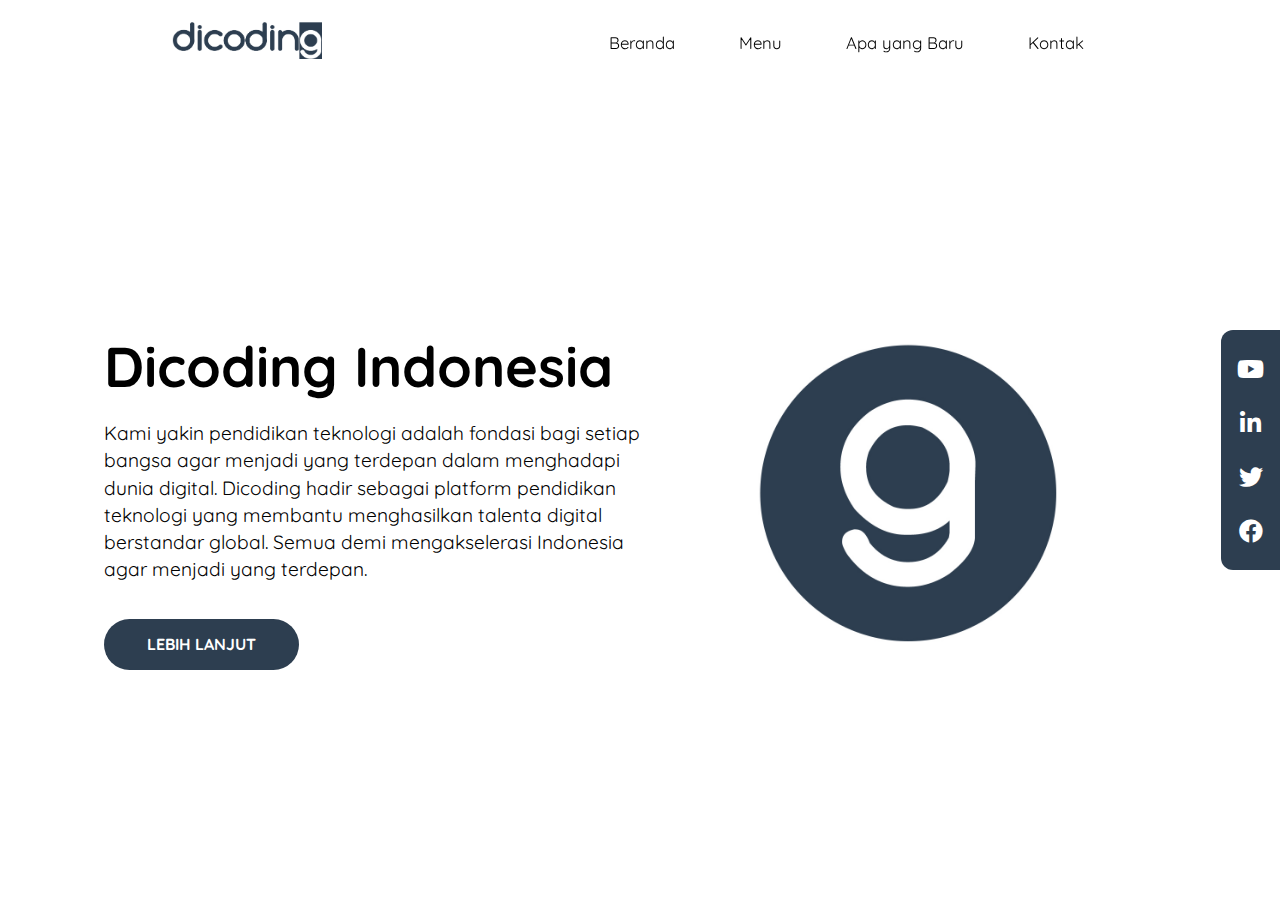
<file: landingPageDicoding/index.html>
<!DOCTYPE html>
<html lang="en">

<head>
    <meta charset="UTF-8">
    <meta name="viewport" content="width=device-width, initial-scale=1.0">
    <title>Landing Page Dicoding</title>

    <!-- My Own CSS -->
    <link rel="stylesheet" href="css/app.css">

    <!-- Google Fonts -->
    <link rel="preconnect" href="https://fonts.googleapis.com">
    <link rel="preconnect" href="https://fonts.gstatic.com" crossorigin>
    <link href="https://fonts.googleapis.com/css2?family=Quicksand:wght@300;700&display=swap" rel="stylesheet">

    <!-- Font Awesome 5.15.4 -->
    <link rel="stylesheet" href="https://cdnjs.cloudflare.com/ajax/libs/font-awesome/5.15.4/css/all.min.css"
        integrity="sha512-1ycn6IcaQQ40/MKBW2W4Rhis/DbILU74C1vSrLJxCq57o941Ym01SwNsOMqvEBFlcgUa6xLiPY/NS5R+E6ztJQ=="
        crossorigin="anonymous" referrerpolicy="no-referrer" />
</head>

<body>
    <header class="navbar-container">
        <div class="logo">
            <img src="img/dicoding-header-logo.png" alt="Dicoding Indonesia">
        </div>

        <nav class="nav-list">
            <ul>
                <li><a href="#">Beranda</a></li>
                <li><a href="#">Menu</a></li>
                <li><a href="#">Apa yang Baru</a></li>
                <li><a href="#">Kontak</a></li>
            </ul>
        </nav>
    </header>

    <main>
        <div class="content">
            <div class="content-description">
                <h1 class="title">Dicoding Indonesia</h1>
                <p>
                    Kami yakin pendidikan teknologi adalah fondasi bagi setiap bangsa agar menjadi yang
                    terdepan dalam menghadapi dunia digital. Dicoding hadir sebagai platform pendidikan
                    teknologi yang membantu menghasilkan talenta digital berstandar global. Semua demi
                    mengakselerasi Indonesia agar menjadi yang terdepan.
                </p>

                <button>Lebih Lanjut</button>
            </div>

            <div class="content-image"><img src="img/circle-g.jpg" alt="Dicoding Indonesia"></div>
        </div>

        <aside>
            <div class="social-media">
                <ul>
                    <li><a href="#"><i class="fab fa-youtube"></i></a></li>
                    <li><a href="#"><i class="fab fa-linkedin-in"></i></a></li>
                    <li><a href="#"><i class=" fab fa-twitter"></i></a></li>
                    <li><a href="#"><i class="fab fa-facebook"></i></a></li>
                </ul>
            </div>
        </aside>
    </main>
</body>

</html>
</file>
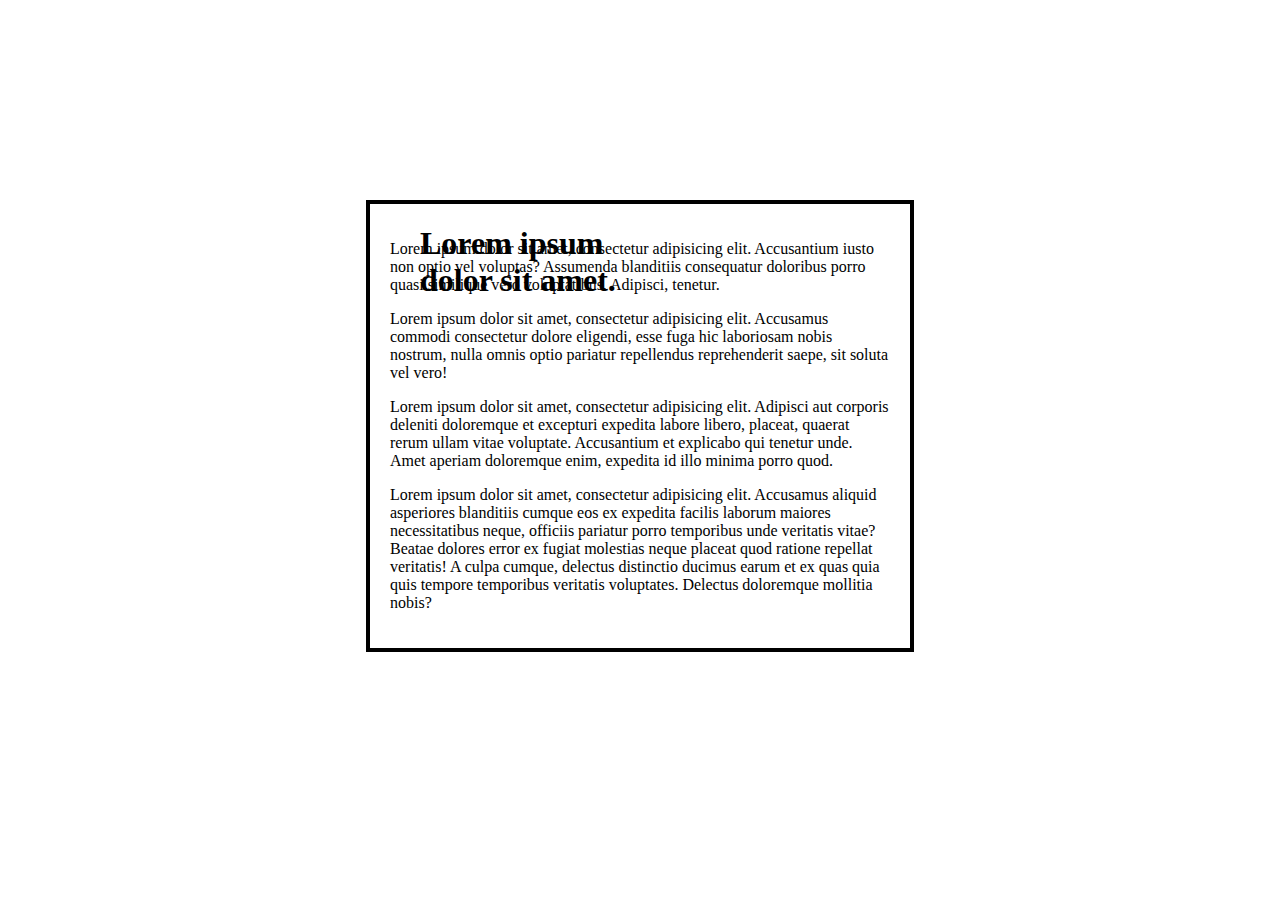
<file: absolute.html>
<!DOCTYPE html>
<html>

<head>
    <meta charset="UTF-8" />
    <title>Judul Dokumen</title>

    <style>
        .parent {
            width: 500px;
            margin: 200px auto;
            border: 4px solid black;
            padding: 20px;
            position: relative;
        }

        h1 {
            width: 250px;
        }

        .absolute {
            position: absolute;
            top: 0;
            left: 50px;
        }
    </style>
</head>

<body>
    <div class="parent">
        <h1 class="absolute">Lorem ipsum dolor sit amet.</h1>
        <p>
            Lorem ipsum dolor sit amet, consectetur adipisicing elit. Accusantium iusto non optio vel
            voluptas? Assumenda blanditiis consequatur doloribus porro quasi similique vero
            voluptatibus. Adipisci, tenetur.
        </p>
        <p>
            Lorem ipsum dolor sit amet, consectetur adipisicing elit. Accusamus commodi consectetur
            dolore eligendi, esse fuga hic laboriosam nobis nostrum, nulla omnis optio pariatur
            repellendus reprehenderit saepe, sit soluta vel vero!
        </p>
        <p>
            Lorem ipsum dolor sit amet, consectetur adipisicing elit. Adipisci aut corporis deleniti
            doloremque et excepturi expedita labore libero, placeat, quaerat rerum ullam vitae
            voluptate. Accusantium et explicabo qui tenetur unde. Amet aperiam doloremque enim, expedita
            id illo minima porro quod.
        </p>
        <p>
            Lorem ipsum dolor sit amet, consectetur adipisicing elit. Accusamus aliquid asperiores
            blanditiis cumque eos ex expedita facilis laborum maiores necessitatibus neque, officiis
            pariatur porro temporibus unde veritatis vitae? Beatae dolores error ex fugiat molestias
            neque placeat quod ratione repellat veritatis! A culpa cumque, delectus distinctio ducimus
            earum et ex quas quia quis tempore temporibus veritatis voluptates. Delectus doloremque
            mollitia nobis?
        </p>
    </div>
</body>

</html>
</file>
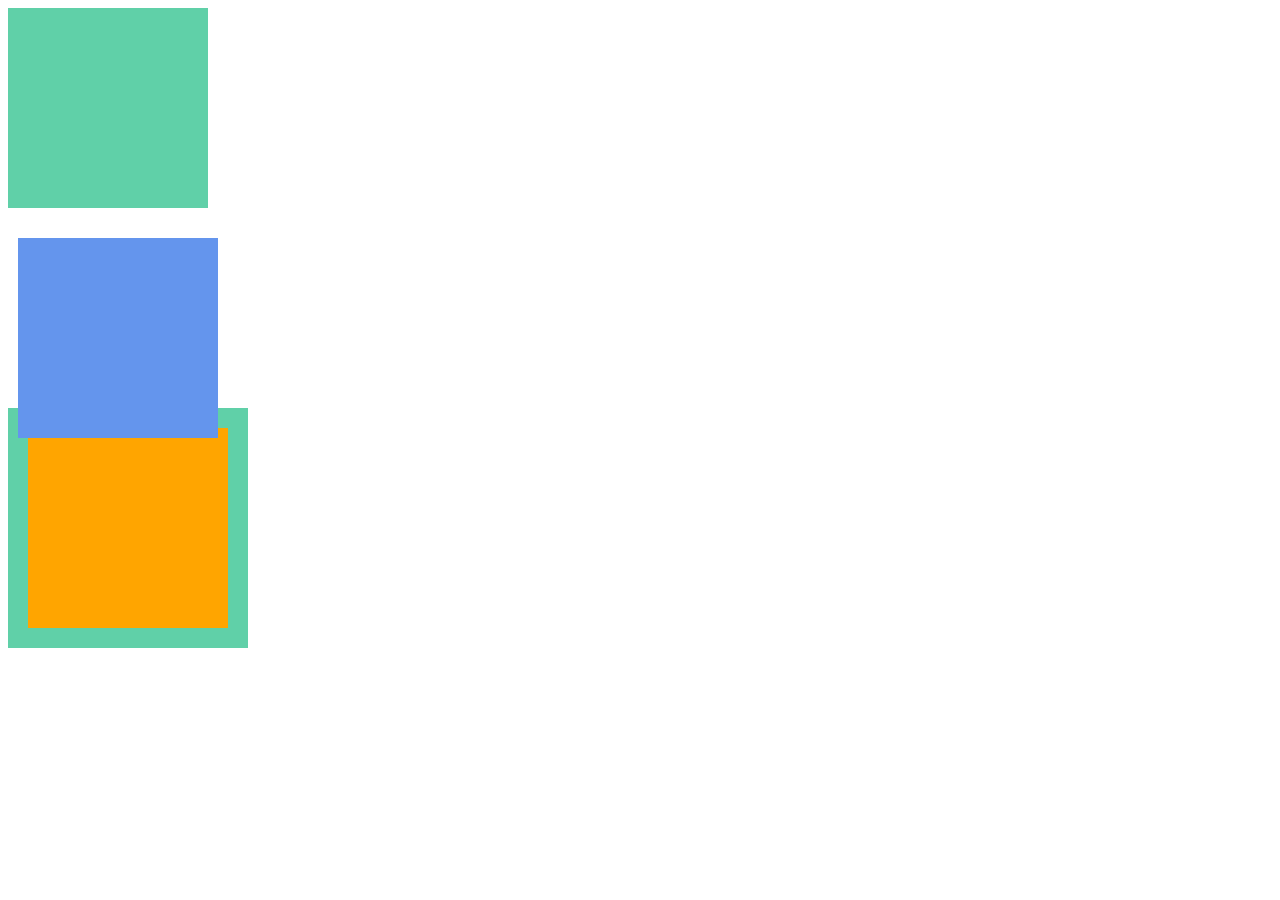
<file: position.html>
<!DOCTYPE html>
<html lang="en">

<head>
    <meta charset="UTF-8">
    <meta name="viewport" content="width=device-width, initial-scale=1.0">
    <title>Position</title>
    <style>
        .box {
            width: 200px;
            height: 200px;
        }

        .first {
            background-color: #60d0a8;
        }

        .second {
            background-color: #6495ed;
            position: relative;
            top: 30px;
            left: 10px;
        }

        .third {
            background-color: #ffa500;
            border: 20px solid #60d0a8;
        }
    </style>
</head>

<body>
    <div class="box first"></div>
    <div class=" box second"></div>
    <div class=" box third"></div>
</body>

</html>
</file>
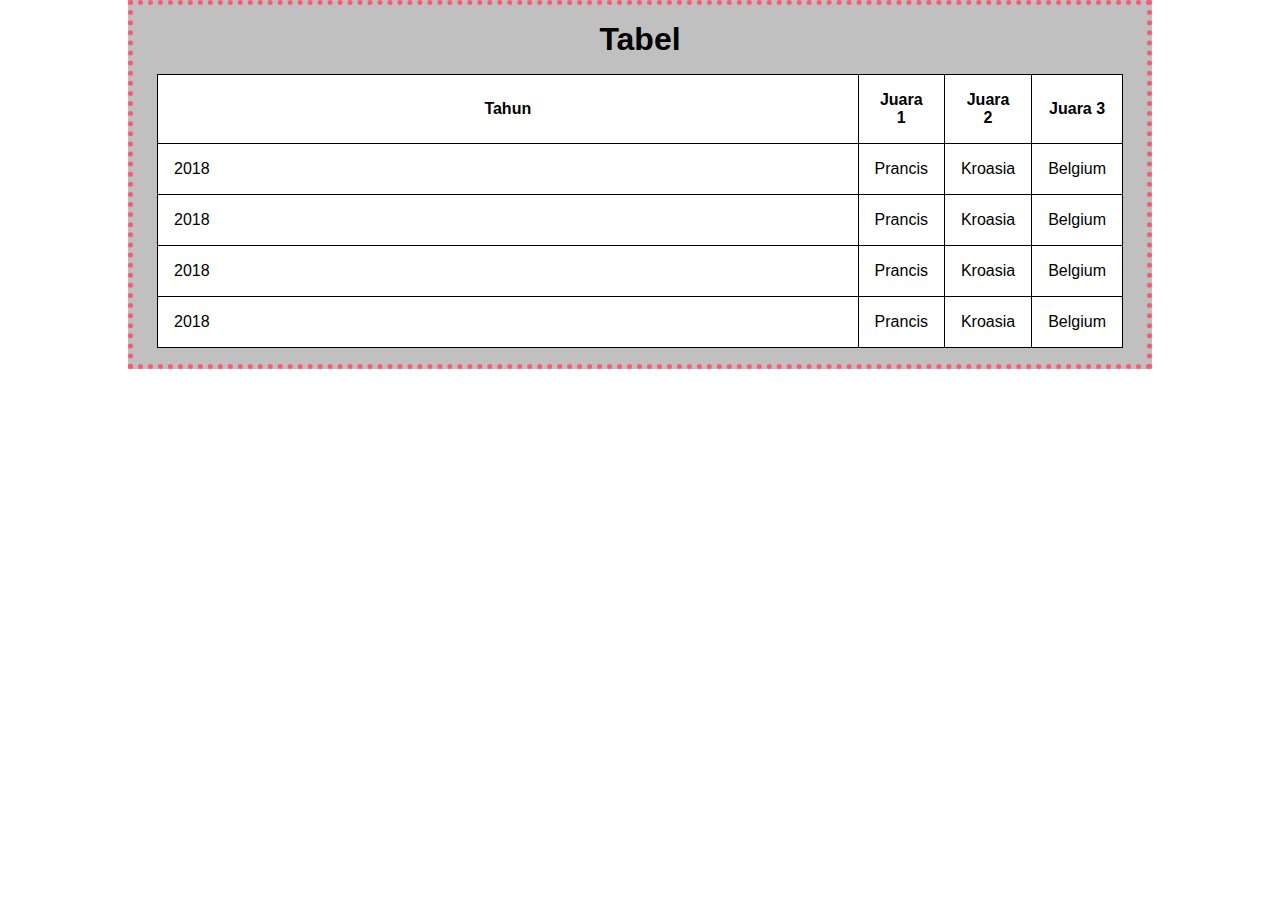
<file: tabel.html>
<!DOCTYPE html>
<html lang="en">

<head>
    <meta charset="UTF-8">
    <meta name="viewport" content="width=device-width, initial-scale=1.0">
    <title>Table</title>
    <style>
        * {
            margin: 0;
            padding: 0;
            font-family: Arial, Helvetica, sans-serif;
        }

        .container {
            margin: auto;
            width: 80%
        }

        table,
        th,
        td {
            position: relative;
            width: 100%;
            border: 1px solid black;
            border-collapse: collapse;
            padding: 1em;
            background-color: white;
        }

        .kotak {
            position: relative;
            background-color: silver;
            padding: 1em 1.5em;
            border: 5px rgb(255, 88, 116) dotted;
        }

        .kotak h1 {
            text-align: center;
            margin-bottom: 1rem;
        }
    </style>
</head>

<body>
    <div class="container">

        <div class="kotak">
            <h1>Tabel</h1>
            <table>
                <thead>
                    <tr>
                        <th>Tahun</th>
                        <th>Juara 1</th>
                        <th>Juara 2</th>
                        <th>Juara 3</th>
                    </tr>
                </thead>
                <tbody>
                    <tr>
                        <td>2018</td>
                        <td>Prancis</td>
                        <td>Kroasia</td>
                        <td>Belgium</td>
                    </tr>
                    <tr>
                        <td>2018</td>
                        <td>Prancis</td>
                        <td>Kroasia</td>
                        <td>Belgium</td>
                    </tr>
                    <tr>
                        <td>2018</td>
                        <td>Prancis</td>
                        <td>Kroasia</td>
                        <td>Belgium</td>
                    </tr>
                    <tr>
                        <td>2018</td>
                        <td>Prancis</td>
                        <td>Kroasia</td>
                        <td>Belgium</td>
                    </tr>
                </tbody>
            </table>
        </div>
    </div>
</body>

</html>
</file>
<file: assets/css/app.css>
html {
    scroll-behavior: smooth;
}

body {
    margin: 0;
    padding: 0;
    font-family: 'Quicksand', sans-serif;
}

:root {
    --kaho-color: #f39600;
    --kozue-color: #16ad69;
    --sayaka-color: #3987c8;
    --tsuzuri-color: #e70112;
    --rurino-color: #e6007f;
    --megumi-color: #e5e4e7;
    --ginko-color: #a2d7dd;
    --kosuzu-color: #fad764;
    --hime-color: #9d8de2;
    --hasu-logo-color: #be1400;
}

* {
    box-sizing: border-box;
}

*::before,
*::after {
    box-sizing: border-box;
}

header.navbar-container {
    width: 100%;
    /* max-width: 1200px; */
    padding-block: 1rem;

    display: flex;
    justify-content: space-around;
    align-items: center;
    position: absolute;

    /* position: absolute; */
    /* z-index: 999; */
}

header.navbar-container nav.nav-list-hamburger {
    display: none;
}

header.navbar-container .logo img {
    height: 50px;
}

header.navbar-container .nav-list ul {
    padding-left: 0;

    display: flex;
    justify-content: center;
    gap: 2rem 1rem;
}

header.navbar-container .nav-list li {
    list-style-type: none;
}
header.navbar-container .nav-list li a {
    padding: 0.5rem 1.5rem;
    border-radius: 999px;

    font-size: 1.05rem;
    font-weight: 700;
    text-decoration: none;
    color: var(--hasu-logo-color);

    transform: all 0.2s ease-in-out;
}

header.navbar-container .nav-list li a:hover {
    background-color: var(--hasu-logo-color);
    color: white;
}

header.navbar-container .nav-list li a.active {
    background-color: var(--hasu-logo-color);
    color: white;
}

/* Navbar Fixed */
.navbar-fixed {
    position: fixed !important;
    box-shadow: inset 0 -1px 0 0 rgba(var(--hasu-logo-color), 0.2);
    top: 0;
    left: 0;
    /* background-color: rgba(0, 0, 0, 0.2); */
    backdrop-filter: blur(8px);
    z-index: 999;
}

/* Main */
main div.content article {
    max-width: 1200px;
    margin: auto;
    padding-top: 4rem;
}

main div.content {
    display: flex;
    flex-direction: column;
    justify-content: center;
    align-items: center;
    gap: 2rem;
    padding-top: 10rem;
}

main div article#about {
    display: flex;
    align-items: center;

    margin: 20px auto;
    width: 80%;

    /* background-color: var(--hasu-logo-color); */
    /* background-color: rgba(var(--hasu-logo-color), 0.5); */
    overflow: hidden;
    padding: 20px;
    gap: 2rem;
}
main div article#about p {
    font-size: 1.5rem;
    text-align: justify;
    /* color: white; */
}

main div article#about img {
    height: 500px;
}

/* Characters */
main div article#characters {
    display: flex;
    justify-content: center;
    /* grid-template-columns: repeat(2, 1fr); */
    /* grid-auto-rows: 1fr; */

    flex-wrap: wrap;
    gap: 1.5rem;

    align-items: center;

    /* background-color: #be1400; */
}

main div article#characters div#character-list > h2 {
    text-align: center;
    color: var(--hasu-logo-color);
    font-size: 3em;
}

main div article#characters div#character-list ul {
    display: flex;
    justify-content: center;
    flex-wrap: wrap;
    gap: 1em;
    align-items: center;
    list-style: none;
    padding: 0;
}

main div article#characters div#character-list ul li {
    height: 80px;
    width: 80px;
    /* background-color: cadetblue; */
    overflow: hidden;
    position: relative;
    display: block;
    padding: 10px;
    line-height: 1;
    border-radius: 50%;
    white-space: nowrap;
    cursor: pointer;
    /* border: 4px solid; */
}

main div article#characters div#character-list ul li::after {
    content: '';
    width: calc(100%);
    height: calc(100%);
    border: 2px solid #d2d7dc;
    border-radius: 50%;
    top: 0;
    left: 0;
    position: absolute;
}

main div article#characters div#character-list ul li:hover {
    /* border: 2px solid var(--hasu-logo-color); */
    opacity: 0.7;
    /* border-radius: 50%; */
}

main div article#characters div#character-list ul li.active:after {
    /* background-color: #be1400; */
    border: 2px solid var(--hasu-logo-color);
}

main div article#characters div#character-list ul li img {
    /* overflow-clip-margin: content-box;
    overflow: clip;
    width: 60px;
    height: 60px; */
    /* transform: scale(); */
    position: relative;
    max-width: 100%;
    height: auto;
    line-height: 0;
    vertical-align: middle;
    border: 0;
}

main div article#characters div#character-card {
    display: flex;
    align-items: center;
    justify-content: center;
    /* overflow-x: scroll; */
    /* flex-direction: row; */
}

main div article#characters div.card {
    display: none;
    grid-template-columns: repeat(2, 1fr);

    /* align-items: center; */
    /* flex-direction: row; */
    /* align-items: stretch; */

    /* flex: 1 1 20%; */
    /* flex: 1 1 0;
    width: 0px; */
    /* height: 0px; */
}

main div article#characters div.card.active {
    display: flex;
    flex-direction: column;
    /* justify-content: center; */
    /* align-items: center; */
}

main div article#characters div.card .title {
    /* background-color: darkblue; */
    text-align: center;
    font-size: 2.5rem;

    margin: 0px;
}

main div article#characters div.card .detail-character {
    display: flex;
}

main div article#characters div.card .main-content {
    display: flex;
    justify-content: space-around;
    align-items: center;

    width: 20rem;
    gap: 1.5rem;

    /* Fade in Left */
    -webkit-animation-duration: 0.6s;
    animation-duration: 0.6s;
    -webkit-animation-fill-mode: both;
    animation-fill-mode: both;
}

main div article#characters img {
    height: 300px;
    transform: scale(1.5);
}
main div article#characters p {
    font-size: 1.2rem;
    /* text-align: justify; */
}

main div article#characters .side-content {
    text-align: left;
    display: flex;
    flex-direction: column;
    align-items: center;
    gap: 1.5rem;
    /* background-color: #16ad69; */

    /* Fade in Right */
    -webkit-animation-duration: 0.6s;
    animation-duration: 0.6s;
    -webkit-animation-fill-mode: both;
    animation-fill-mode: both;
}
main div article#characters .side-content img {
    height: 100px;
    transform: scale(1.5);
    /* background-color: #be1400; */
}

main div article#characters .side-content table {
    /* table-layout: fixed; */
    width: 100%;
    position: relative;

    /* background: #16ad69; */
    border-spacing: 10px;
    border-collapse: separate;

    /* font-size: 0.8rem; */
}

main div article#characters button {
    padding: 0.8rem 1.2rem;
    border: 3px solid transparent;
    border-radius: 999px;
    margin-block-start: 1rem;

    background-color: var(--hasu-logo-color);

    text-transform: uppercase;
    font-size: 0.8rem;
    font-weight: 700;
    color: white;

    cursor: pointer;
    transition: all 0.15s ease-in;
}

main div article#characters button:hover {
    border: 3px solid var(--hasu-logo-color);
    background-color: transparent;

    color: var(--hasu-logo-color);
}

/* Color Per Character Card */
/* Kaho */
main div article#characters #kaho-hoshita .title {
    color: var(--kaho-color);
}

main div article#characters #kaho-hoshita table th.table-header {
    text-align: center;
    background-color: var(--kaho-color);
    color: white;
}

/* Kozue */
main div article#characters #kozue-otomune .title {
    color: var(--kozue-color);
}

main div article#characters #kozue-otomune table th.table-header {
    text-align: center;
    background-color: var(--kozue-color);
    color: white;
}

/* Sayaka */
main div article#characters #sayaka-murano .title {
    color: var(--sayaka-color);
}

main div article#characters #sayaka-murano table th.table-header {
    text-align: center;
    background-color: var(--sayaka-color);
    color: white;
}

/* Tsuzuri */
main div article#characters #tsuzuri-yugiri .title {
    color: var(--tsuzuri-color);
}

main div article#characters #tsuzuri-yugiri table th.table-header {
    text-align: center;
    background-color: var(--tsuzuri-color);
    color: white;
}

/* Rurino */
main div article#characters #rurino-osawa .title {
    color: var(--rurino-color);
}

main div article#characters #rurino-osawa table th.table-header {
    text-align: center;
    background-color: var(--rurino-color);
    color: white;
}

/* Megumi */
main div article#characters #megumi-fujishima .title {
    color: var(--megumi-color);
}

main div article#characters #megumi-fujishima table th.table-header {
    text-align: center;
    background-color: var(--megumi-color);
    color: white;
}

/* Ginko */
main div article#characters #ginko-momose .title {
    color: var(--ginko-color);
}

main div article#characters #ginko-momose table th.table-header {
    text-align: center;
    background-color: var(--ginko-color);
    color: white;
}

/* Kosuzu */
main div article#characters #kosuzu-kachimachi .title {
    color: var(--kosuzu-color);
}

main div article#characters #kosuzu-kachimachi table th.table-header {
    text-align: center;
    background-color: var(--kosuzu-color);
    color: white;
}

/* Hime */
main div article#characters #hime-anyoji .title {
    color: var(--hime-color);
}

main div article#characters #hime-anyoji table th.table-header {
    text-align: center;
    background-color: var(--hime-color);
    color: white;
}

/* Characters Modal */
main div article#characters-modal {
    /* display: grid; */
    display: none;
    grid-template-columns: repeat(4, 1fr);

    gap: 2rem;

    justify-items: center;
    align-items: center;

    /* grid-template-rows: repeat(2, 1fr); */
}

/* Per Card */
main div article#characters-modal .card {
    display: grid;
    grid-template-columns: auto auto;

    max-width: fit-content;
}

main div article#characters-modal .card h5 {
    text-transform: uppercase;
    writing-mode: vertical-lr;
    font-size: 1.8rem;
    text-align: center;
    transform: rotate(180deg);
    margin: 0;

    color: var(--kaho-color);
}

main div article#characters-modal .card img {
    height: 250px;
}

/* Gap */
div.school-bg {
    margin-top: 10rem;
    display: block;
    height: 360px;
    width: 100%;
    /* left: 0; */
    /* margin-left: calc(-100vw / 2 + 500px / 2); */
    /* margin-right: calc(-100vw / 2 + 500px / 2); */
    overflow: hidden;
    background: url('../img/Yuigaoka_yt.webp') no-repeat center, #181c28;
    background-size: cover;
    /* position: absolute; */
}

/* Subunit */
main div article#subunit {
    display: flex;
    flex-direction: column;

    /* gap: 2rem; */

    margin-bottom: 56px;
}

main div article#subunit > h2 {
    text-align: center;
    color: var(--hasu-logo-color);
    font-size: 3em;
}

main div article#subunit .subunit-list {
    display: none;
    /* grid-template-columns: repeat(2, 1fr); */
    /* grid-template-rows: repeat(2, 1fr); */
    justify-content: center;
    align-items: center;
    max-width: 600px;
    position: relative;

    -webkit-animation-duration: 1.2s;
    animation-duration: 1.2s;
    -webkit-animation-fill-mode: both;
    animation-fill-mode: both;
}

main div article#subunit .subunit-list--selected {
    /* display: grid; */
    display: flex;
    position: relative;
}

main div article#subunit div .main-content {
    /* width: 50%; */
    /* grid-column-start: 1;
    grid-column-end: 1;
    grid-row-start: 1;
    grid-row-end: span 1; */
    display: flex;
    flex-direction: column;
    align-items: start;
    max-width: 50%;
}

main div article#subunit div .main-content h5 {
    /* background-color: #16ad69; */
    color: var(--hasu-logo-color);
    text-align: center;
    font-size: 2em;
    margin: 0;
}

main div article#subunit div .main-content p {
    text-align: justify;
}

main div article#subunit div {
    /* max-width: 500px; */
}

main div article#subunit div .img-container {
    position: relative;
    /* display: flex;
    justify-content: center;
    align-items: center; */
    width: 100%;
    /* grid-column-start: 2;
    grid-column-end: 2;
    grid-row-start: 1;
    grid-row-end: span 1; */
}

main div article#subunit div .img-container img {
    height: 100%;
    width: 100%;
    object-fit: contain;
}

/* Card */
.card {
    padding: 1rem 2rem;
    box-shadow: 0 4px 8px 0 rgba(0, 0, 0, 0.2);
    border-radius: 10px;
}

/* Animation */
@-webkit-keyframes fadeInRight {
    0% {
        opacity: 0;
        -webkit-transform: translateX(20px);
    }
    100% {
        opacity: 1;
        -webkit-transform: translateX(0);
    }
}

@keyframes fadeInRight {
    0% {
        opacity: 0;
        transform: translateX(20px);
    }
    100% {
        opacity: 1;
        transform: translateX(0);
    }
}

.fadeInRight {
    -webkit-animation-name: fadeInRight;
    animation-name: fadeInRight;
}

@-webkit-keyframes fadeInLeft {
    0% {
        opacity: 0;
        -webkit-transform: translateX(-20px);
    }
    100% {
        opacity: 1;
        -webkit-transform: translateX(0);
    }
}

@keyframes fadeInLeft {
    0% {
        opacity: 0;
        transform: translateX(-20px);
    }
    100% {
        opacity: 1;
        transform: translateX(0);
    }
}

.fadeInLeft {
    -webkit-animation-name: fadeInLeft;
    animation-name: fadeInLeft;
}

@keyframes fadeInTop {
    0% {
        opacity: 0;
        transform: translateY(-20px);
    }
    100% {
        opacity: 1;
        transform: translateY(0);
    }
}

.fadeInTop {
    -webkit-animation-name: fadeInTop;
    animation-name: fadeInTop;
}

@keyframes fadeIn {
    0% {
        opacity: 0;
    }
    100% {
        opacity: 1;
    }
}

.fadeIn {
    -webkit-animation-name: fadeIn;
    animation-name: fadeIn;
}

/* Carousel */
.carousel {
    position: relative;
}

.carousel__nav {
    width: 100%;
    padding: 20px 0;
    position: absolute;
    bottom: 0;
    left: 0;
    /* background: darkolivegreen; */
    text-align: center;
    /* z-index: 55; */
}

.carousel__button {
    height: 10px;
    width: 10px;
    display: inline-block;
    background: rgba(0, 0, 0, 0.2);
    border-radius: 50%;
    margin: 0 5px;
    cursor: pointer;
}

.carousel__button--selected {
    background: rgba(0, 0, 0, 0.5);
}

.carousel__nav__arrow_right {
    position: absolute;
    top: 45%;
    right: 0;
    margin-right: -20px;
    font-size: 3em;
    border-radius: 50%;
    padding: 0;
    background-color: #fff;
    cursor: pointer;
    color: var(--hasu-logo-color);
}
.carousel__nav__arrow_left {
    position: absolute;
    top: 45%;
    left: 0;
    margin-left: -20px;
    font-size: 3em;
    border-radius: 50%;
    /* padding: 15px; */
    background-color: #fff;
    color: var(--hasu-logo-color);
    cursor: pointer;
}

footer {
    background-color: var(--hasu-logo-color);
    padding: 10px;
    bottom: 0;
    color: white;
}

/* Aside */
aside {
    width: 80%;
    max-width: 600px;
    margin: 20px auto;

    padding: 1rem 0 0 0;
    box-shadow: 0 4px 8px 0 rgba(0, 0, 0, 0.2);
    border-radius: 10px;
    overflow: hidden;
}

aside #source {
    display: flex;
    flex-direction: row;
    padding: 0 2rem;
    justify-content: space-between;
    margin-bottom: 20px;
    /* width: 100%; */
}

aside #source .main h2 {
    color: var(--hasu-logo-color);
}
aside #source .main ul {
    display: flex;
    gap: 1em;
    flex-direction: column;
    padding: 0 1rem;
    /* list-style-type: none; */
}

aside #source ul li a {
    text-decoration: none;
    color: #000;
    font-size: 1.1em;
    font-weight: bold;
}

aside #source #gambar {
    /* overflow: hidden; */
    display: flex;
    justify-content: center;
}

aside #source #gambar img {
    height: 160px;
    margin: auto;
}

aside #social-media {
    background-color: var(--hasu-logo-color);
    padding: 1px 20px;
}

aside #social-media ul {
    list-style-type: none;
    display: flex;
    align-items: center;
    justify-content: space-around;
    padding: 0;
}

/* aside #social-media ul li {
    display: flex;
    align-items: center;
} */

aside #social-media ul li a {
    color: #fff;
    text-decoration: none;
    text-align: center;
    display: flex;
    align-items: center;
    gap: 0.5em;
}
aside #social-media ul li a i {
    font-size: 1.2rem;
    /* display: none; */
}
aside #social-media ul li a svg {
    font-size: 1.2rem;
    /* display: none; */
    filter: invert(100%) sepia(0%) saturate(2%) hue-rotate(54deg)
        brightness(108%) contrast(101%);
}

aside #social-media ul li span {
    font-size: 0.8em;
}

/* Responsive */
@media screen and (max-width: 768px) {
    header.navbar-container {
        /* position: relative; */
        /* overflow: hidden; */
        /* display: grid;
        grid-template-columns: repeat(2, 1fr);
        grid-template-rows: repeat(2, 1fr); */
        justify-content: space-between;
        padding: 16px 5%;
    }

    header.navbar-container div.logo img {
        max-width: 80%;
        max-height: auto;
        width: 70%;
        height: auto;
    }

    /* header.navbar-container .logo {
        grid-column-start: 1;
        grid-column-end: span 1;
        grid-row-start: 1;
    }
    header.navbar-container .nav-list-hamburger {
        grid-column-start: 2;
        grid-column-end: span 1;
    }

    header.navbar-container .nav-list {
        grid-row-start: 2;
    } */

    header.navbar-container nav#nav-list {
        display: none;
        right: 5%;
        top: 0;
        margin-top: 86px;
        /* background-color: #e6007f; */
        padding: 20px;
        /* width: 30%; */
        position: absolute;
        border-bottom-left-radius: 10px;
        border-bottom-right-radius: 10px;

        /* box-shadow: inset 0 -1px 0 0 rgba(var(--hasu-logo-color), 0.2); */
        box-shadow: 0 4px 8px 0 rgba(0, 0, 0, 0.2);
        /* backdrop-filter: blur(8px); */
        background-color: #fff;

        /* Animation */
        -webkit-animation-duration: 0.6s;
        animation-duration: 0.6s;
        -webkit-animation-fill-mode: both;
        animation-fill-mode: both;
    }

    header.navbar-container nav#nav-list ul {
        display: flex;
        flex-direction: column;
        /* align-items: right; */
        /* right:0 */
        justify-content: space-around;
        align-items: end;
        list-style-type: none;
        margin: 0;
        padding: 0;
        text-align: right;
    }

    header.navbar-container nav#nav-list ul li {
        /* background-color: #16ad69; */
        /* Animation */
        -webkit-animation-duration: 0.8s;
        animation-duration: 0.8s;
        -webkit-animation-fill-mode: both;
        animation-fill-mode: both;
    }

    /* Hamburger */
    header.navbar-container nav.nav-list-hamburger {
        display: flex;
        gap: 5px;
        flex-direction: column;
        padding: 15px 10px;
        border: 2px solid var(--hasu-logo-color);
        border-radius: 10px;
        cursor: pointer;
    }

    header.navbar-container nav.nav-list-hamburger span {
        background-color: var(--hasu-logo-color);
        width: 30px;
        padding: 1px;
        /* display: f; */
    }

    main div article#about {
        width: 90%;
        flex-direction: column;
        padding: 20px;
    }

    /* main div article#about img {
        max-width: 100%;
        max-height: 100%;
    } */

    main div article#about p main div article#characters {
        /* grid-template-columns: 1fr; */
        /* padding: 20px; */
    }

    main div article#characters div#character-card div.card.active {
        /* grid-template-columns: 1fr; */
        /* grid-template-rows: auto, repeat(2, 1fr); */
        width: 90%;
    }

    /* main div article#characters div.card .title {
        grid-column-start: 1;
        grid-column-end: span 1;
    } */

    main div article#characters div.card .detail-character {
        flex-direction: column;
    }

    main div article#characters div.card .main-content {
        /* justify-content: center; */
        flex-direction: column;
        width: 100%;
        /* gap: 3rem; */
        /* overflow: none; */
    }
    main div article#characters div.card .main-content img {
        transform: scale(1.3);
    }

    main div article#characters div.card .side-content {
        margin-top: 2em;
    }

    main div article#subunit .subunit-list {
        /* display: none; */
        /* grid-template-columns: 1fr;
        grid-template-rows: repeat(2, 1fr); */
        flex-direction: column;
        padding-bottom: 50px;
        width: 90%;
        margin: auto;
    }

    /* .carousel {
    } */
    main div article#subunit .subunit-list .main-content {
        max-width: 100%;
    }

    main div article#subunit .subunit-list .img-container {
    }

    .carousel__nav__arrow_left {
        margin-left: 10px;
    }
    .carousel__nav__arrow_right {
        margin-right: 10px;
    }

    aside {
        width: 90%;
    }
    aside #source {
        /* width: 90%; */
        flex-direction: column;
        word-wrap: break-word;
        font-size: 0.8em;
    }

    aside #source #gambar {
        display: none;
    }
    aside #social-media ul li a span {
        display: none;
    }

    footer {
        text-align: center;
    }
}
</file>
<file: halaman-profil-bandung/assets/styles/style.css>
* {
    margin: 0;
    padding: 0;
    box-sizing: border-box;
}

body {
    font-family: 'Quicksand';
}

h2,
h3 {
    color: #00a2c6;
}

footer {
    padding: 20px;
    color: white;
    background-color: #00a2c6;
    text-align: center;
    font-weight: bold;
}

/* Sticky Positioning */
nav {
    background-color: #00a2c6;
    width: 100%;

    position: sticky;
    top: 0;
}

nav ul {
    display: flex;
    gap: 2rem;
    justify-content: space-evenly;
    padding: 5px 0;
}

nav a {
    font-size: 18px;
    font-weight: 400;
    text-decoration: none;
    color: white;
}
nav a:hover {
    font-weight: bold;
}

.container {
    width: 90%;
    margin: 0 auto;
}

.jumbotron {
    font-size: 20px;
    background-color: #00c8eb;
    padding: 60px;
    text-align: center;
}

.jumbotron h1 {
    font-size: 50px;
}

header {
    color: white;
    display: inline;

    text-align: center;
    /* display: flex; */
    /* flex-direction: column; */
    /* align-items: center; */
}

header ul {
    list-style-type: none;
}
header ul li a {
    text-decoration: none;
}

table tr th {
    text-align: left;
    padding-right: 1em;
}

aside {
    flex: 1;
}

aside header {
    text-align: center;
}

aside section {
    display: flex;
    flex-direction: column;
    align-items: center;
    justify-content: space-evenly;
    margin: auto 0px;
    gap: 2em;
}

aside img {
    width: 200px;
}

.profile img {
    max-width: 200px;
}

main {
    padding: 20px;
    display: flex;
    gap: 1.5rem;
}

.featured-image {
    width: 100%;
    max-height: 300px;
    object-fit: cover;
    object-position: center;
}

.card {
    /* X ; Y ; Blur Radius ; Spread Radius ; color */
    box-shadow: 0 4px 8px 0 rgba(0, 0, 0, 0.2);
    border-radius: 5px;
    padding: 20px;
    /* max-width: 500px; */
}

#content {
    flex: 5;
    display: flex;
    flex-flow: column nowrap;
    gap: 1rem 2rem;
}

/* PC Reso rendah */
@media screen and (max-width: 1200px) {
    main {
        flex-direction: column;
        flex-wrap: nowrap;
    }
}

/* Untuk HP */
@media screen and (max-width: 768px) {
    nav ul {
        justify-content: center;
    }

    main aside {
        align-self: strech;
    }
}
</file>
<file: landingPageBhaskara/assets/css/app.css>
html {
    scroll-behavior: smooth;
}

body {
    margin: 0;
    padding: 0;
    font-family: 'Quicksand', sans-serif;
}

:root {
    --kaho-color: #f39600;
    --kozue-color: #16ad69;
    --sayaka-color: #3987c8;
    --tsuzuri-color: #e70112;
    --rurino-color: #e6007f;
    --megumi-color: #e5e4e7;
    --ginko-color: #a2d7dd;
    --kosuzu-color: #fad764;
    --hime-color: #9d8de2;
    --hasu-logo-color: #be1400;
}

* {
    box-sizing: border-box;
}

*::before,
*::after {
    box-sizing: border-box;
}

header.navbar-container {
    width: 100%;
    /* max-width: 1200px; */
    padding-block: 1rem;

    display: flex;
    justify-content: space-around;
    align-items: center;
    position: absolute;

    /* position: absolute; */
    /* z-index: 999; */
}

header.navbar-container nav.nav-list-hamburger {
    display: none;
}

header.navbar-container .logo img {
    height: 50px;
}

header.navbar-container .nav-list ul {
    padding-left: 0;

    display: flex;
    justify-content: center;
    gap: 2rem 1rem;
}

header.navbar-container .nav-list li {
    list-style-type: none;
}
header.navbar-container .nav-list li a {
    padding: 0.5rem 1.5rem;
    border-radius: 999px;

    font-size: 1.05rem;
    font-weight: 700;
    text-decoration: none;
    color: var(--hasu-logo-color);

    transform: all 0.2s ease-in-out;
}

header.navbar-container .nav-list li a:hover {
    background-color: var(--hasu-logo-color);
    color: white;
}

header.navbar-container .nav-list li a.active {
    background-color: var(--hasu-logo-color);
    color: white;
}

/* Navbar Fixed */
.navbar-fixed {
    position: fixed !important;
    box-shadow: inset 0 -1px 0 0 rgba(var(--hasu-logo-color), 0.2);
    top: 0;
    left: 0;
    /* background-color: rgba(0, 0, 0, 0.2); */
    backdrop-filter: blur(8px);
    z-index: 999;
}

/* Main */
main div.content article {
    max-width: 1200px;
    margin: auto;
    padding-top: 4rem;
}

main div.content {
    display: flex;
    flex-direction: column;
    justify-content: center;
    align-items: center;
    gap: 2rem;
    padding-top: 10rem;
}

main div article#about {
    display: flex;
    align-items: center;

    margin: 20px auto;
    width: 80%;

    /* background-color: var(--hasu-logo-color); */
    /* background-color: rgba(var(--hasu-logo-color), 0.5); */

    padding: 20px;
    gap: 2rem;
}
main div article#about p {
    font-size: 1.5rem;
    text-align: justify;
    /* color: white; */
}

main div article#about img {
    height: 500px;
}

/* Characters */
main div article#characters {
    display: grid;
    /* grid-template-columns: repeat(2, 1fr); */
    grid-template-rows: auto;
    /* grid-auto-rows: 1fr; */

    flex-wrap: wrap;
    gap: 1.5rem;

    align-items: center;

    /* background-color: #be1400; */
}

main div article#characters div#character-list > h2 {
    text-align: center;
    color: var(--hasu-logo-color);
    font-size: 3em;
}

main div article#characters div#character-list ul {
    display: flex;
    justify-content: center;
    flex-wrap: wrap;
    gap: 1em;
    align-items: center;
    list-style: none;
    padding: 0;
}

main div article#characters div#character-list ul li {
    height: 80px;
    width: 80px;
    /* background-color: cadetblue; */
    overflow: hidden;
    position: relative;
    display: block;
    padding: 10px;
    line-height: 1;
    border-radius: 50%;
    white-space: nowrap;
    cursor: pointer;
    /* border: 4px solid; */
}

main div article#characters div#character-list ul li::after {
    content: '';
    width: calc(100%);
    height: calc(100%);
    border: 2px solid #d2d7dc;
    border-radius: 50%;
    top: 0;
    left: 0;
    position: absolute;
}

main div article#characters div#character-list ul li:hover {
    /* border: 2px solid var(--hasu-logo-color); */
    opacity: 0.7;
    /* border-radius: 50%; */
}

main div article#characters div#character-list ul li.active:after {
    /* background-color: #be1400; */
    border: 2px solid var(--hasu-logo-color);
}

main div article#characters div#character-list ul li img {
    /* overflow-clip-margin: content-box;
    overflow: clip;
    width: 60px;
    height: 60px; */
    /* transform: scale(); */
    position: relative;
    max-width: 100%;
    height: auto;
    line-height: 0;
    vertical-align: middle;
    border: 0;
}

main div article#characters div#character-card {
    display: flex;
    align-items: center;
    justify-content: center;
    /* overflow-x: scroll; */
    /* flex-direction: row; */
}

main div article#characters div.card {
    display: none;
    grid-template-columns: repeat(2, 1fr);

    /* align-items: center; */
    /* flex-direction: row; */
    /* align-items: stretch; */

    /* flex: 1 1 20%; */
    /* flex: 1 1 0;
    width: 0px; */
    /* height: 0px; */
}

main div article#characters div.card.active {
    display: grid;
}

main div article#characters div.card .title {
    grid-column-start: 1;
    grid-column-end: span 2;
    /* background-color: darkblue; */
    text-align: center;
    font-size: 2.5rem;

    margin: 0px;
}

main div article#characters div.card .main-content {
    display: flex;
    justify-content: space-around;
    align-items: center;

    width: 20rem;
    gap: 1.5rem;

    /* Fade in Left */
    -webkit-animation-duration: 0.6s;
    animation-duration: 0.6s;
    -webkit-animation-fill-mode: both;
    animation-fill-mode: both;
}

main div article#characters img {
    height: 300px;
    transform: scale(1.5);
}
main div article#characters p {
    font-size: 1.2rem;
    /* text-align: justify; */
}

main div article#characters .side-content {
    text-align: left;
    display: flex;
    flex-direction: column;
    align-items: center;
    gap: 1.5rem;
    /* background-color: #16ad69; */

    /* Fade in Right */
    -webkit-animation-duration: 0.6s;
    animation-duration: 0.6s;
    -webkit-animation-fill-mode: both;
    animation-fill-mode: both;
}
main div article#characters .side-content img {
    height: 100px;
    transform: scale(1.5);
    /* background-color: #be1400; */
}

main div article#characters .side-content table {
    /* table-layout: fixed; */
    width: 100%;
    position: relative;

    /* background: #16ad69; */
    border-spacing: 10px;
    border-collapse: separate;

    /* font-size: 0.8rem; */
}

main div article#characters button {
    padding: 0.8rem 1.2rem;
    border: 3px solid transparent;
    border-radius: 999px;
    margin-block-start: 1rem;

    background-color: var(--hasu-logo-color);

    text-transform: uppercase;
    font-size: 0.8rem;
    font-weight: 700;
    color: white;

    cursor: pointer;
    transition: all 0.15s ease-in;
}

main div article#characters button:hover {
    border: 3px solid var(--hasu-logo-color);
    background-color: transparent;

    color: var(--hasu-logo-color);
}

/* Color Per Character Card */
/* Kaho */
main div article#characters #kaho-hoshita .title {
    color: var(--kaho-color);
}

main div article#characters #kaho-hoshita table th.table-header {
    text-align: center;
    background-color: var(--kaho-color);
    color: white;
}

/* Kozue */
main div article#characters #kozue-otomune .title {
    color: var(--kozue-color);
}

main div article#characters #kozue-otomune table th.table-header {
    text-align: center;
    background-color: var(--kozue-color);
    color: white;
}

/* Sayaka */
main div article#characters #sayaka-murano .title {
    color: var(--sayaka-color);
}

main div article#characters #sayaka-murano table th.table-header {
    text-align: center;
    background-color: var(--sayaka-color);
    color: white;
}

/* Tsuzuri */
main div article#characters #tsuzuri-yugiri .title {
    color: var(--tsuzuri-color);
}

main div article#characters #tsuzuri-yugiri table th.table-header {
    text-align: center;
    background-color: var(--tsuzuri-color);
    color: white;
}

/* Rurino */
main div article#characters #rurino-osawa .title {
    color: var(--rurino-color);
}

main div article#characters #rurino-osawa table th.table-header {
    text-align: center;
    background-color: var(--rurino-color);
    color: white;
}

/* Megumi */
main div article#characters #megumi-fujishima .title {
    color: var(--megumi-color);
}

main div article#characters #megumi-fujishima table th.table-header {
    text-align: center;
    background-color: var(--megumi-color);
    color: white;
}

/* Ginko */
main div article#characters #ginko-momose .title {
    color: var(--ginko-color);
}

main div article#characters #ginko-momose table th.table-header {
    text-align: center;
    background-color: var(--ginko-color);
    color: white;
}

/* Kosuzu */
main div article#characters #kosuzu-kachimachi .title {
    color: var(--kosuzu-color);
}

main div article#characters #kosuzu-kachimachi table th.table-header {
    text-align: center;
    background-color: var(--kosuzu-color);
    color: white;
}

/* Hime */
main div article#characters #hime-anyoji .title {
    color: var(--hime-color);
}

main div article#characters #hime-anyoji table th.table-header {
    text-align: center;
    background-color: var(--hime-color);
    color: white;
}

/* Characters Modal */
main div article#characters-modal {
    /* display: grid; */
    display: none;
    grid-template-columns: repeat(4, 1fr);

    gap: 2rem;

    justify-items: center;
    align-items: center;

    /* grid-template-rows: repeat(2, 1fr); */
}

/* Per Card */
main div article#characters-modal .card {
    display: grid;
    grid-template-columns: auto auto;

    max-width: fit-content;
}

main div article#characters-modal .card h5 {
    text-transform: uppercase;
    writing-mode: vertical-lr;
    font-size: 1.8rem;
    text-align: center;
    transform: rotate(180deg);
    margin: 0;

    color: var(--kaho-color);
}

main div article#characters-modal .card img {
    height: 250px;
}

/* Gap */
div.school-bg {
    margin-top: 10rem;
    display: block;
    height: 360px;
    width: 100%;
    /* left: 0; */
    /* margin-left: calc(-100vw / 2 + 500px / 2); */
    /* margin-right: calc(-100vw / 2 + 500px / 2); */
    overflow: hidden;
    background: url('../img/Yuigaoka_yt.webp') no-repeat center, #181c28;
    background-size: cover;
    /* position: absolute; */
}

/* Subunit */
main div article#subunit {
    display: flex;
    flex-direction: column;

    gap: 2rem;

    margin-bottom: 56px;
}

main div article#subunit > h2 {
    text-align: center;
    color: var(--hasu-logo-color);
    font-size: 3em;
}

main div article#subunit .subunit-list {
    display: none;
    grid-template-columns: repeat(2, 1fr);
    /* grid-template-rows: repeat(2, 1fr); */
    justify-content: center;
    align-items: center;
    max-width: 600px;
    position: relative;

    -webkit-animation-duration: 1.2s;
    animation-duration: 1.2s;
    -webkit-animation-fill-mode: both;
    animation-fill-mode: both;
}

main div article#subunit .subunit-list--selected {
    display: grid;
    position: relative;
}

main div article#subunit div .main-content {
    /* width: 50%; */
    grid-column-start: 1;
    grid-column-end: 1;
    grid-row-start: 1;
    grid-row-end: span 1;
}

main div article#subunit div .main-content h5 {
    /* background-color: #16ad69; */
    color: var(--hasu-logo-color);
    text-align: center;
    font-size: 2em;
    margin: 0;
}

main div article#subunit div .main-content p {
    text-align: justify;
}

main div article#subunit div {
    /* max-width: 500px; */
}

main div article#subunit div .img-container {
    position: relative;
    /* display: flex;
    justify-content: center;
    align-items: center; */
    width: 100%;
    grid-column-start: 2;
    grid-column-end: 2;
    grid-row-start: 1;
    grid-row-end: span 1;
}

main div article#subunit div .img-container img {
    height: 100%;
    width: 100%;
    object-fit: contain;
}

/* Card */
.card {
    padding: 1rem 2rem;
    box-shadow: 0 4px 8px 0 rgba(0, 0, 0, 0.2);
    border-radius: 10px;
}

/* Animation */
@-webkit-keyframes fadeInRight {
    0% {
        opacity: 0;
        -webkit-transform: translateX(20px);
    }
    100% {
        opacity: 1;
        -webkit-transform: translateX(0);
    }
}

@keyframes fadeInRight {
    0% {
        opacity: 0;
        transform: translateX(20px);
    }
    100% {
        opacity: 1;
        transform: translateX(0);
    }
}

.fadeInRight {
    -webkit-animation-name: fadeInRight;
    animation-name: fadeInRight;
}

@-webkit-keyframes fadeInLeft {
    0% {
        opacity: 0;
        -webkit-transform: translateX(-20px);
    }
    100% {
        opacity: 1;
        -webkit-transform: translateX(0);
    }
}

@keyframes fadeInLeft {
    0% {
        opacity: 0;
        transform: translateX(-20px);
    }
    100% {
        opacity: 1;
        transform: translateX(0);
    }
}

.fadeInLeft {
    -webkit-animation-name: fadeInLeft;
    animation-name: fadeInLeft;
}

@keyframes fadeInTop {
    0% {
        opacity: 0;
        transform: translateY(-20px);
    }
    100% {
        opacity: 1;
        transform: translateY(0);
    }
}

.fadeInTop {
    -webkit-animation-name: fadeInTop;
    animation-name: fadeInTop;
}

@keyframes fadeIn {
    0% {
        opacity: 0;
    }
    100% {
        opacity: 1;
    }
}

.fadeIn {
    -webkit-animation-name: fadeIn;
    animation-name: fadeIn;
}

/* Carousel */
.carousel {
    position: relative;
}

.carousel__nav {
    width: 100%;
    padding: 20px 0;
    position: absolute;
    bottom: 0;
    left: 0;
    /* background: darkolivegreen; */
    text-align: center;
    /* z-index: 55; */
}

.carousel__button {
    height: 10px;
    width: 10px;
    display: inline-block;
    background: rgba(0, 0, 0, 0.2);
    border-radius: 50%;
    margin: 0 5px;
    cursor: pointer;
}

.carousel__button--selected {
    background: rgba(0, 0, 0, 0.5);
}

.carousel__nav__arrow_right {
    position: absolute;
    top: 45%;
    right: 0;
    margin-right: -20px;
    font-size: 3em;
    border-radius: 50%;
    padding: 0;
    background-color: #fff;
    cursor: pointer;
    color: var(--hasu-logo-color);
}
.carousel__nav__arrow_left {
    position: absolute;
    top: 45%;
    left: 0;
    margin-left: -20px;
    font-size: 3em;
    border-radius: 50%;
    /* padding: 15px; */
    background-color: #fff;
    color: var(--hasu-logo-color);
    cursor: pointer;
}

footer {
    background-color: var(--hasu-logo-color);
    padding: 10px;
    bottom: 0;
    color: white;
}

/* Aside */
aside {
    width: 80%;
    margin: 20px auto;

    padding: 1rem 0 0 0;
    box-shadow: 0 4px 8px 0 rgba(0, 0, 0, 0.2);
    border-radius: 10px;
    overflow: hidden;
}

aside #source {
    padding: 0 2rem;

    display: grid;
    grid-template-columns: 1fr 200px;
    grid-template-rows: fit-content 1fr;
    margin-bottom: 20px;
}

aside #source h2 {
    grid-column: 1;
    grid-row: 1;
    color: var(--hasu-logo-color);
}
aside #source ul {
    grid-column: 1;
    grid-row: 2;
    display: flex;
    gap: 1em;
    flex-direction: column;
}

aside #source ul li a {
    text-decoration: none;
    color: #000;
    font-size: 1.1em;
    font-weight: bold;
}

aside #source #gambar {
    overflow: hidden;
    grid-column: 2;
    grid-row: 1 / 3;
    display: flex;
    justify-content: end;
    /* justify-content: center; */

    /*  grid-row-start: 1;
    grid-row-end: 2; */
}

aside #source #gambar img {
    height: 200px;
    margin: auto;
}

aside #social-media {
    background-color: var(--hasu-logo-color);
    padding: 1px 50px;
}

aside #social-media ul {
    list-style-type: none;
    display: flex;
    align-items: center;
    justify-content: space-around;
    padding: 0;
}

/* aside #social-media ul li {
    display: flex;
    align-items: center;
} */

aside #social-media ul li a {
    color: #fff;
    text-decoration: none;
    text-align: center;
    display: flex;
    align-items: center;
    gap: 0.5em;
}
aside #social-media ul li a i {
    font-size: 1.2rem;
    /* display: none; */
}
aside #social-media ul li a svg {
    font-size: 1.2rem;
    /* display: none; */
    filter: invert(100%) sepia(0%) saturate(2%) hue-rotate(54deg)
        brightness(108%) contrast(101%);
}

/* Responsive */
@media screen and (max-width: 768px) {
    header.navbar-container {
        /* position: relative; */
        /* overflow: hidden; */
        /* display: grid;
        grid-template-columns: repeat(2, 1fr);
        grid-template-rows: repeat(2, 1fr); */
        justify-content: space-between;
        padding: 16px 5%;
    }

    header.navbar-container div.logo img {
        max-width: 80%;
        max-height: auto;
        width: 70%;
        height: auto;
    }

    /* header.navbar-container .logo {
        grid-column-start: 1;
        grid-column-end: span 1;
        grid-row-start: 1;
    }
    header.navbar-container .nav-list-hamburger {
        grid-column-start: 2;
        grid-column-end: span 1;
    }

    header.navbar-container .nav-list {
        grid-row-start: 2;
    } */

    header.navbar-container nav#nav-list {
        display: none;
        right: 5%;
        top: 0;
        margin-top: 86px;
        /* background-color: #e6007f; */
        padding: 20px;
        /* width: 30%; */
        position: absolute;
        border-bottom-left-radius: 10px;
        border-bottom-right-radius: 10px;

        /* box-shadow: inset 0 -1px 0 0 rgba(var(--hasu-logo-color), 0.2); */
        box-shadow: 0 4px 8px 0 rgba(0, 0, 0, 0.2);
        /* backdrop-filter: blur(8px); */
        background-color: #fff;

        /* Animation */
        -webkit-animation-duration: 0.6s;
        animation-duration: 0.6s;
        -webkit-animation-fill-mode: both;
        animation-fill-mode: both;
    }

    header.navbar-container nav#nav-list ul {
        display: flex;
        flex-direction: column;
        /* align-items: right; */
        /* right:0 */
        justify-content: space-around;
        align-items: end;
        list-style-type: none;
        margin: 0;
        padding: 0;
        text-align: right;
    }

    header.navbar-container nav#nav-list ul li {
        /* background-color: #16ad69; */
        /* Animation */
        -webkit-animation-duration: 0.8s;
        animation-duration: 0.8s;
        -webkit-animation-fill-mode: both;
        animation-fill-mode: both;
    }

    /* Hamburger */
    header.navbar-container nav.nav-list-hamburger {
        display: flex;
        gap: 5px;
        flex-direction: column;
        padding: 15px 10px;
        border: 2px solid var(--hasu-logo-color);
        border-radius: 10px;
        cursor: pointer;
    }

    header.navbar-container nav.nav-list-hamburger span {
        background-color: var(--hasu-logo-color);
        width: 30px;
        padding: 1px;
        /* display: f; */
    }

    main div article#about {
        width: 90%;
        flex-direction: column;
        padding: 20px;
    }

    main div article#about img {
        max-width: 100%;
        max-height: 100%;
        /* width: 100%; */
    }

    main div article#about p main div article#characters {
        /* grid-template-columns: 1fr; */
        /* padding: 20px; */
    }

    main div article#characters div#character-card div.card.active {
        grid-template-columns: 1fr;
        grid-template-rows: auto, repeat(2, 1fr);
        width: 90%;
    }

    main div article#characters div.card .title {
        grid-column-start: 1;
        grid-column-end: span 1;
    }

    main div article#characters div.card .main-content {
        /* justify-content: center; */
        flex-direction: column;
        width: 100%;
        /* gap: 3rem; */
        /* overflow: none; */
    }
    main div article#characters div.card .main-content img {
        transform: scale(1.3);
    }

    main div article#characters div.card .side-content {
        margin-top: 2em;
    }

    main div article#subunit .subunit-list {
        /* display: none; */
        grid-template-columns: 1fr;
        grid-template-rows: repeat(2, 1fr);
        padding-bottom: 50px;
        width: 90%;
        margin: auto;
    }

    /* .carousel {
    } */
    main div article#subunit .subunit-list .main-content {
        grid-column-start: 1;
        grid-column-end: 1;
        grid-row-start: 1;
        grid-row-end: span 1;
    }

    main div article#subunit .subunit-list .img-container {
        grid-column-start: 1;
        grid-column-end: 1;
        grid-row-start: 2;
        grid-row-end: span 1;
    }

    .carousel__nav__arrow_left {
        margin-left: 10px;
    }
    .carousel__nav__arrow_right {
        margin-right: 10px;
    }

    aside #source {
        grid-template-columns: 100%;
        grid-template-rows: fit-content 1fr;
        /* width: 100%; */
        word-wrap: break-word;
    }

    aside #source #gambar {
        display: none;
    }
    aside #social-media ul li a span {
        display: none;
    }

    footer {
        text-align: center;
    }
}
</file>
<file: landingPageDicoding/css/app.css>
:root {
    --primary-color: #2d3e50;
}

*,
*::before,
*::after {
    box-sizing: border-box;
}

body {
    font-family: 'Quicksand', sans-serif;

    margin: 0;
    padding: 0;

    height: 100vh;

    display: flex;
    flex-direction: column;
}

header.navbar-container {
    width: 100%;
    max-width: 1200px;
    padding-block: 1rem;
    margin-inline: auto;

    display: flex;
    justify-content: space-around;
    align-items: center;

    z-index: 9999;
}

header.navbar-container .logo img {
    width: 150px;
}

header.navbar-container .nav-list ul {
    padding-left: 0;

    display: flex;
    justify-content: center;
    gap: 2rem 1rem;
}

header.navbar-container .nav-list li {
    list-style-type: none;
}

header.navbar-container .nav-list li a {
    padding: 0.5rem 1.5rem;
    border-radius: 999px;

    text-decoration: none;
    font-size: 1.05rem;
    color: black;

    transition: all 0.2s ease-in-out;
}

header.navbar-container .nav-list li:hover a {
    background-color: #425c77;
    color: white;
}

main {
    flex: 1;

    width: 100%;
    max-width: 1200px;
    margin-inline: auto;
    padding: 2rem 4rem;

    display: flex;
    align-items: center;
}

main .content {
    flex: 1;

    display: flex;
    align-items: center;
}

main .content .content-description {
    flex: 1 1;
}

main .content .content-description .title {
    margin-block: 1rem;

    font-size: 3.5rem;
}

main .content .content-description p {
    font-size: 1.2rem;
    line-height: 1.7rem;
}

main .content .content-description button {
    padding: 0.8rem 2.5rem;
    border: 3px solid transparent;
    border-radius: 999px;
    margin-block-start: 1rem;

    background-color: var(--primary-color);

    font-family: 'Quicksand', sans-serif;
    text-transform: uppercase;
    font-size: 1rem;
    font-weight: 700;
    color: white;

    cursor: pointer;
    transition: all 0.15s ease-in;
}

main .content .content-description button:hover {
    border: 3px solid var(--primary-color);
    background-color: transparent;

    color: var(--primary-color);
}

main .content .content-image {
    flex: 1;

    display: flex;
}

main .content .content-image img {
    width: 300px;
    min-width: 250px;
    margin: auto;
}

main aside {
    position: fixed;
    inset-block: 0;
    inset-inline-end: 0;
}

main aside .social-media {
    height: 100%;
    display: flex;
    /* background-color: var(--primary-color); */
}

main aside .social-media ul {
    padding: 1.5rem 1rem;
    border-top-left-radius: 12px;
    border-bottom-left-radius: 12px;
    margin: auto;
    background-color: var(--primary-color);

    display: flex;
    flex-flow: column nowrap;
    align-items: center;
    justify-content: center;
    gap: 1.5rem;
}

main aside .social-media li {
    list-style-type: none;
}

/* Icon as a text */
main aside .social-media li a {
    text-decoration: none;
    font-size: 1.5rem;
    color: white;

    transition: all 0.1s ease-in-out;
}

main aside .social-media li a:hover {
    color: #89b0d9;
}

@media screen and (max-width: 768px) {
    header.navbar-container {
        flex-direction: column;
    }

    main .content {
        flex-direction: column;
        gap: 2rem;

        /* flex-wrap: wrap; */
    }

    main .content .content-description {
        order: 2;
    }

    main .content .content-image {
        order: 1;
    }
}
</file>
